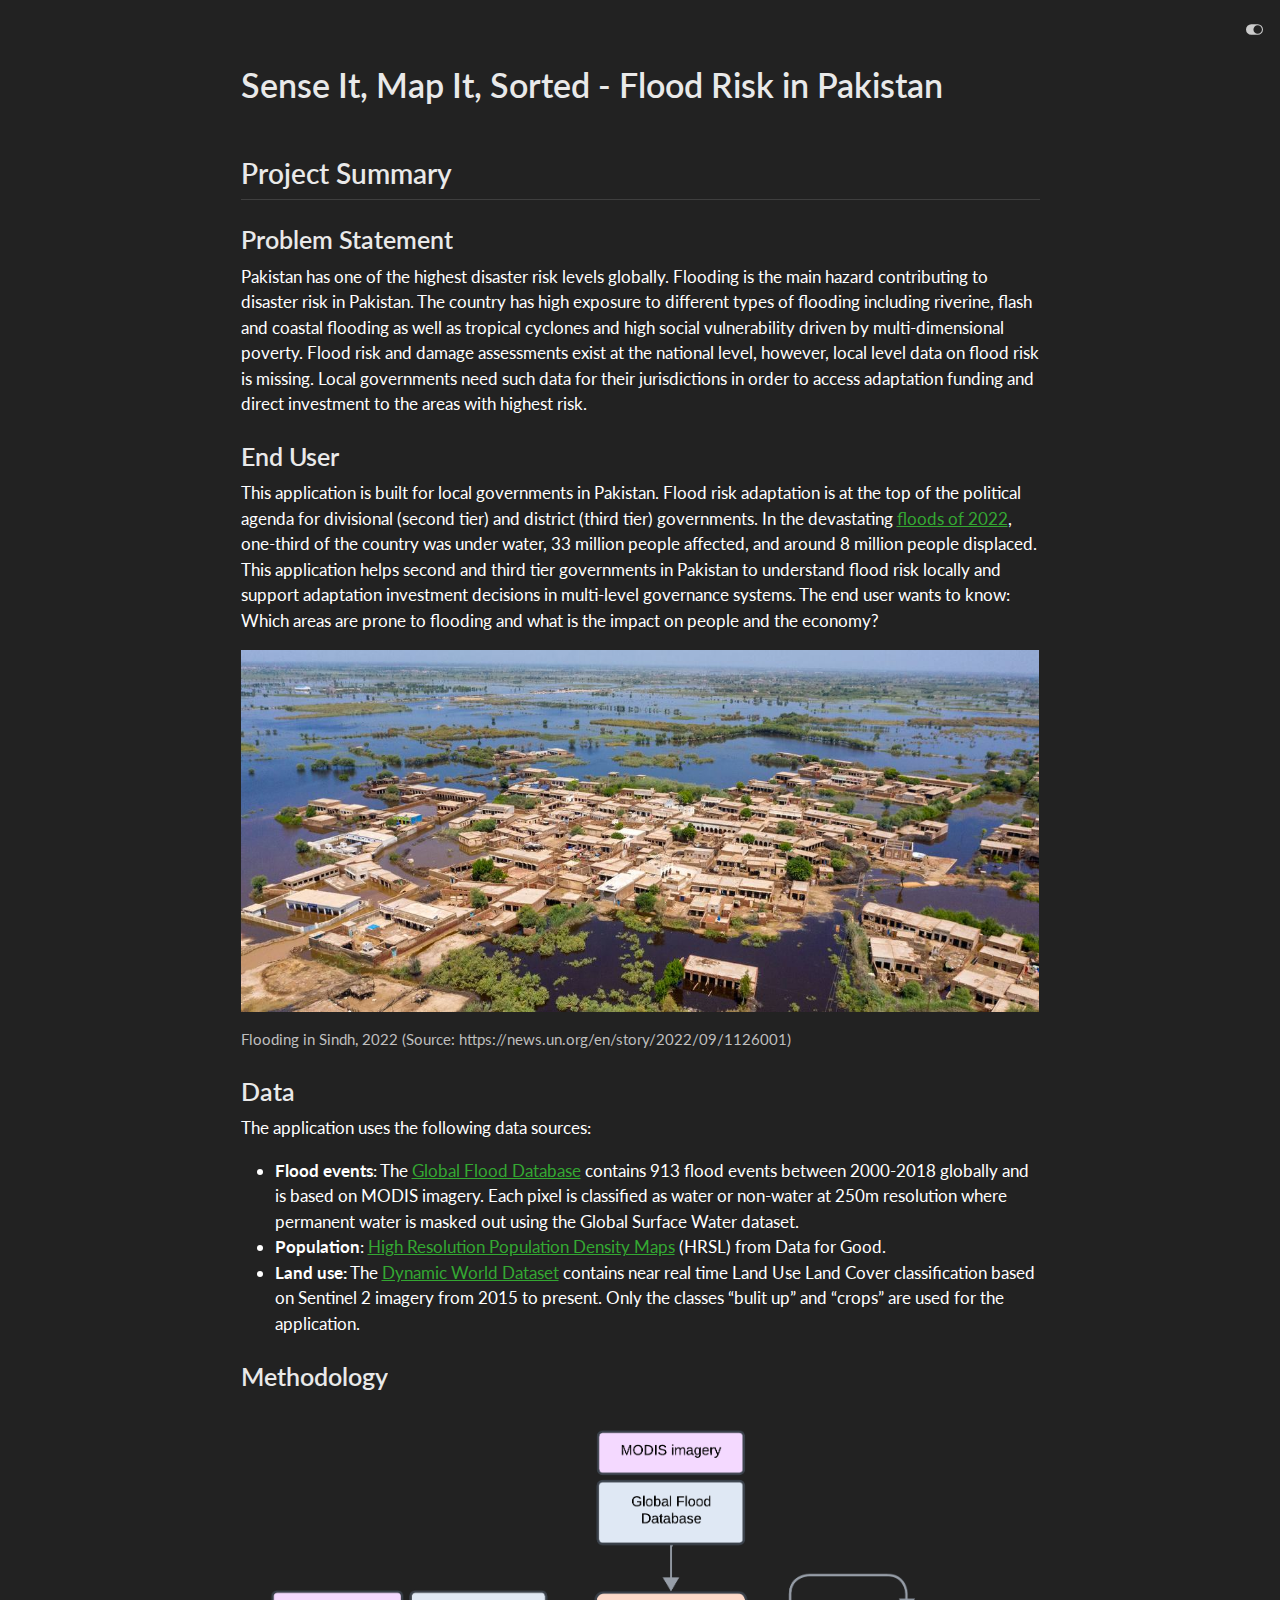
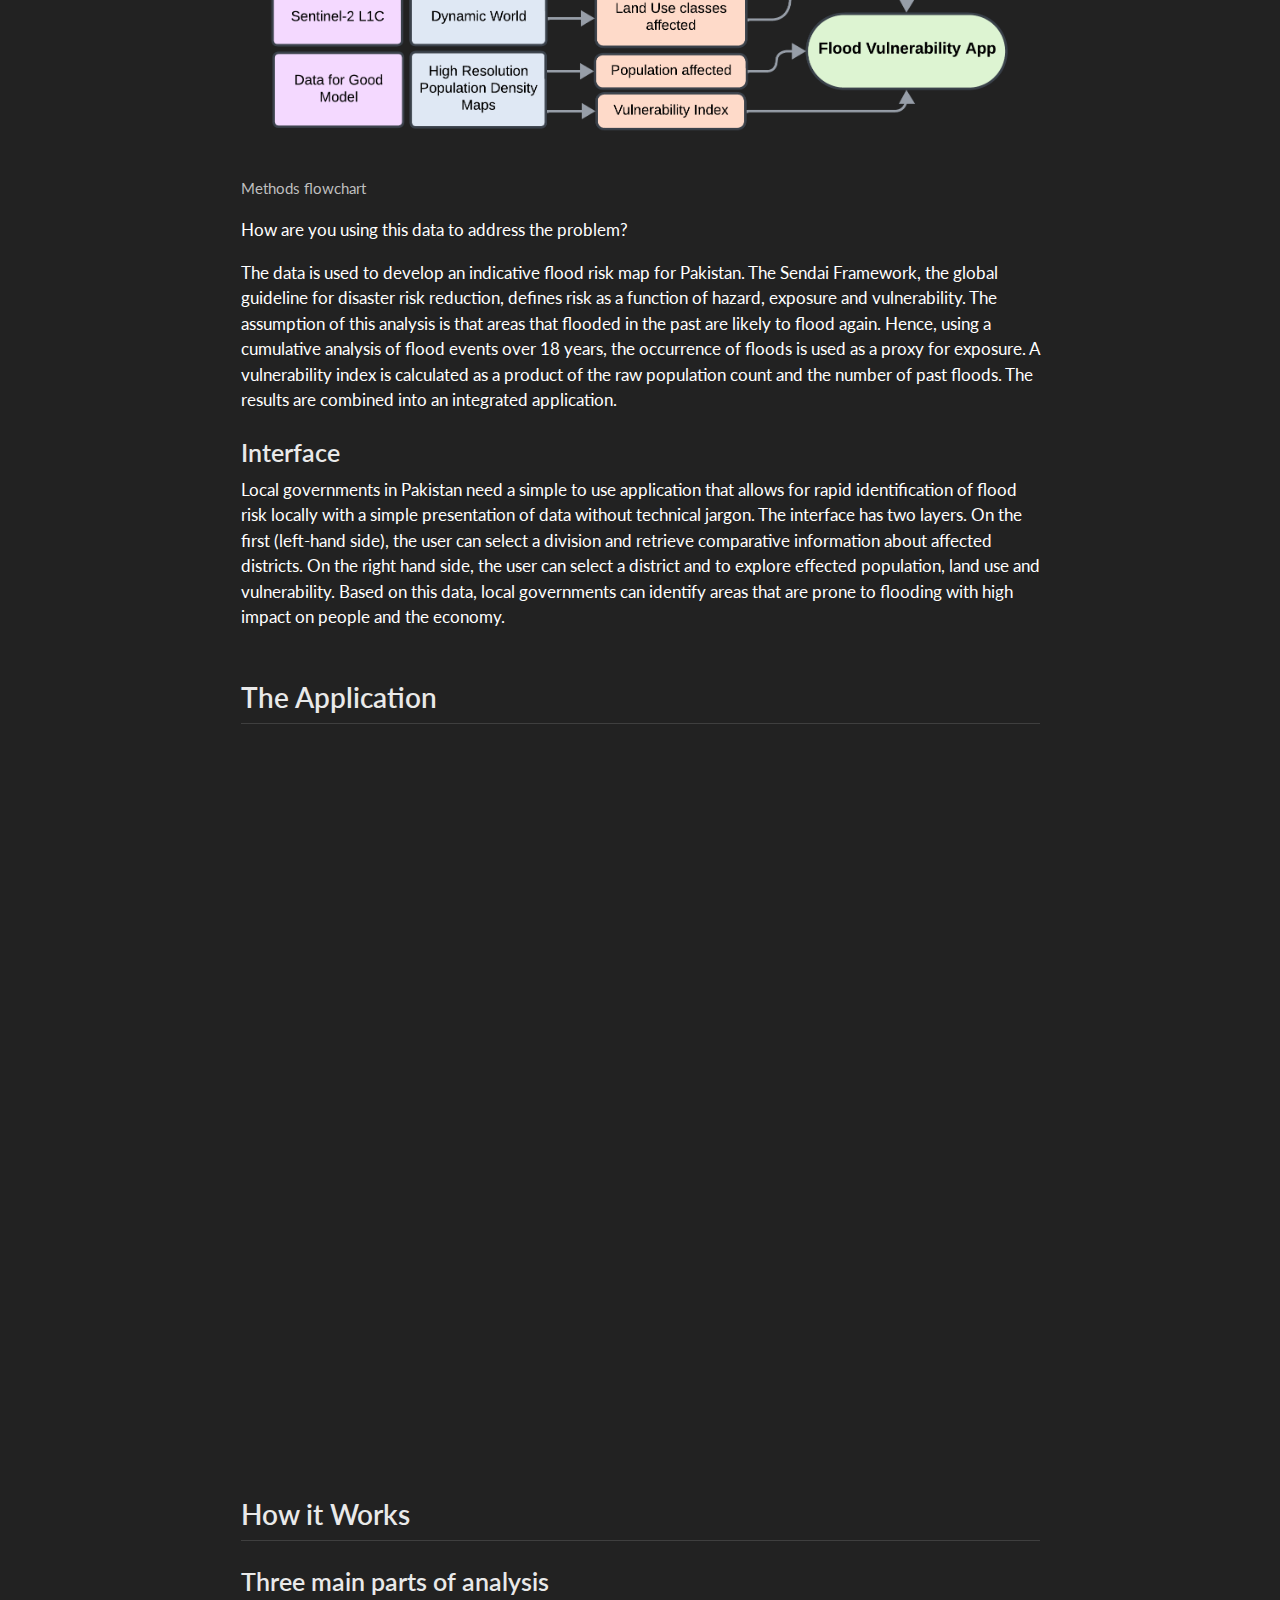
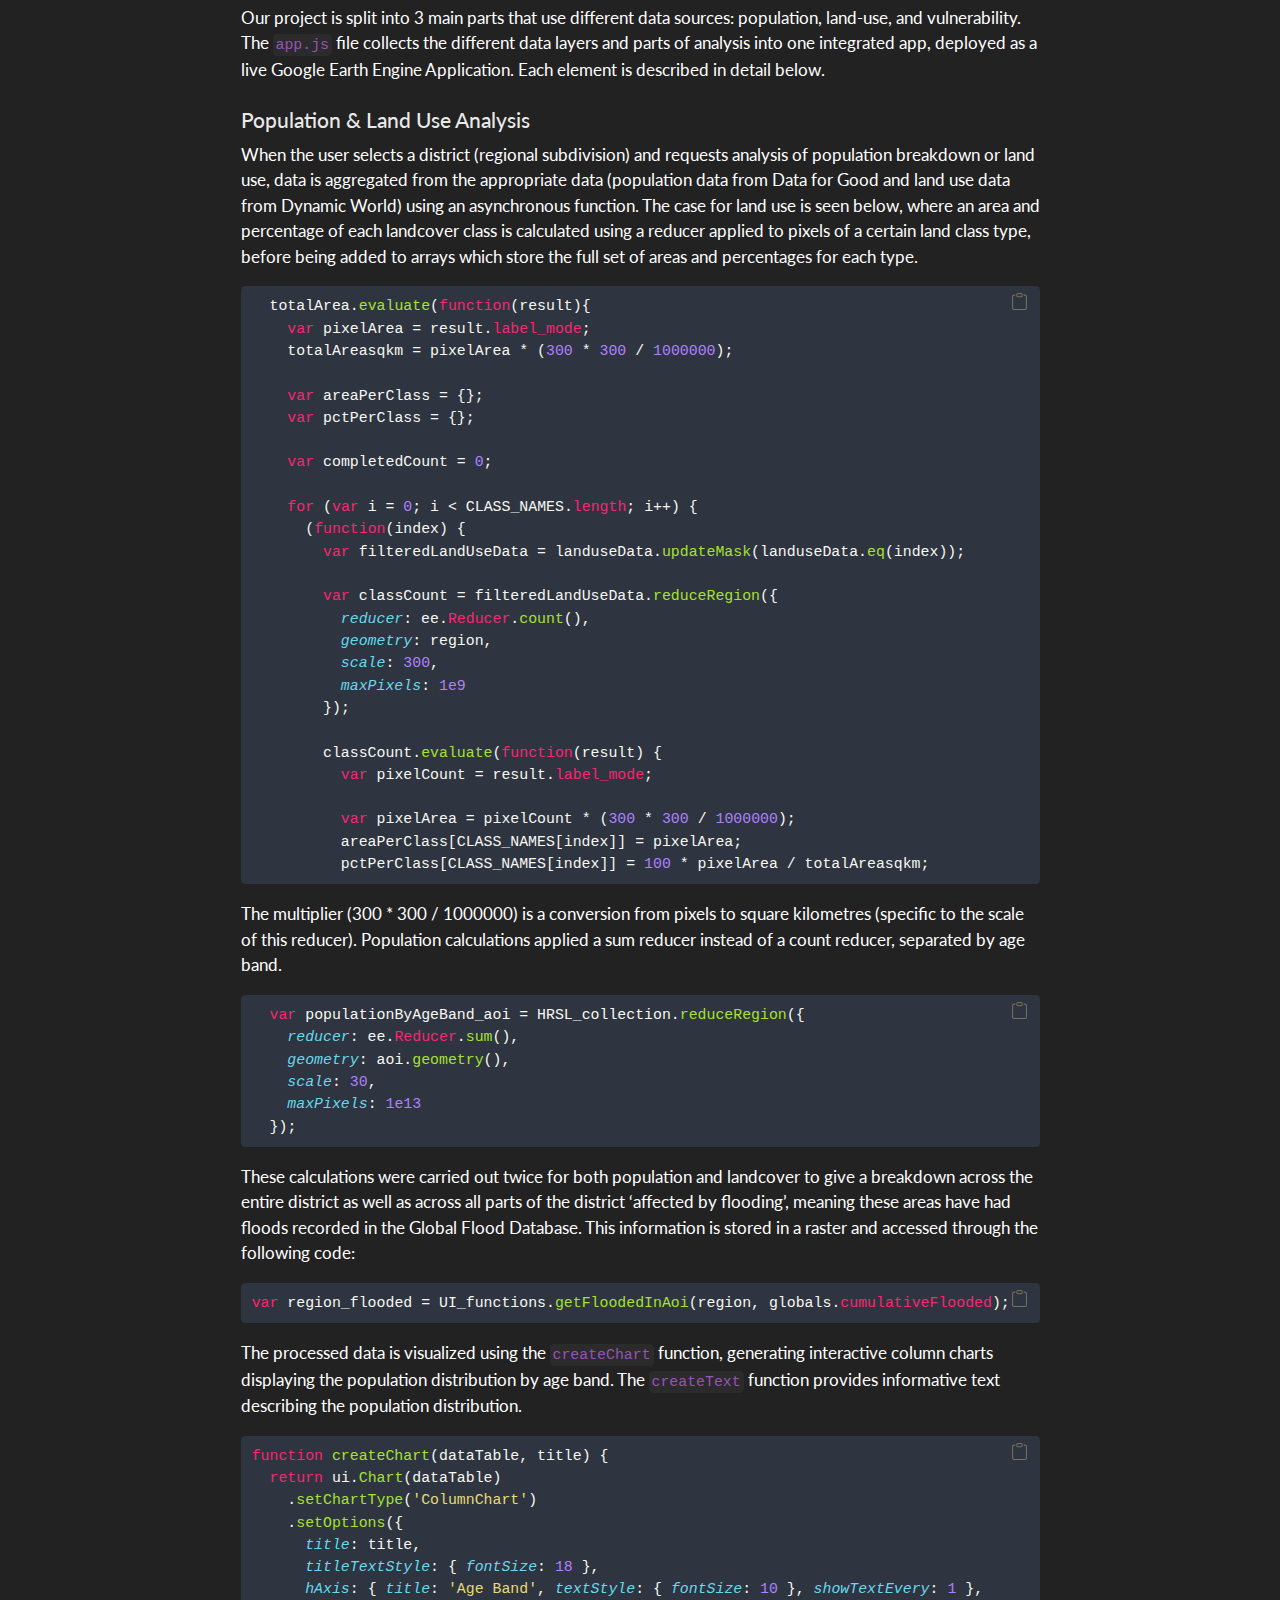
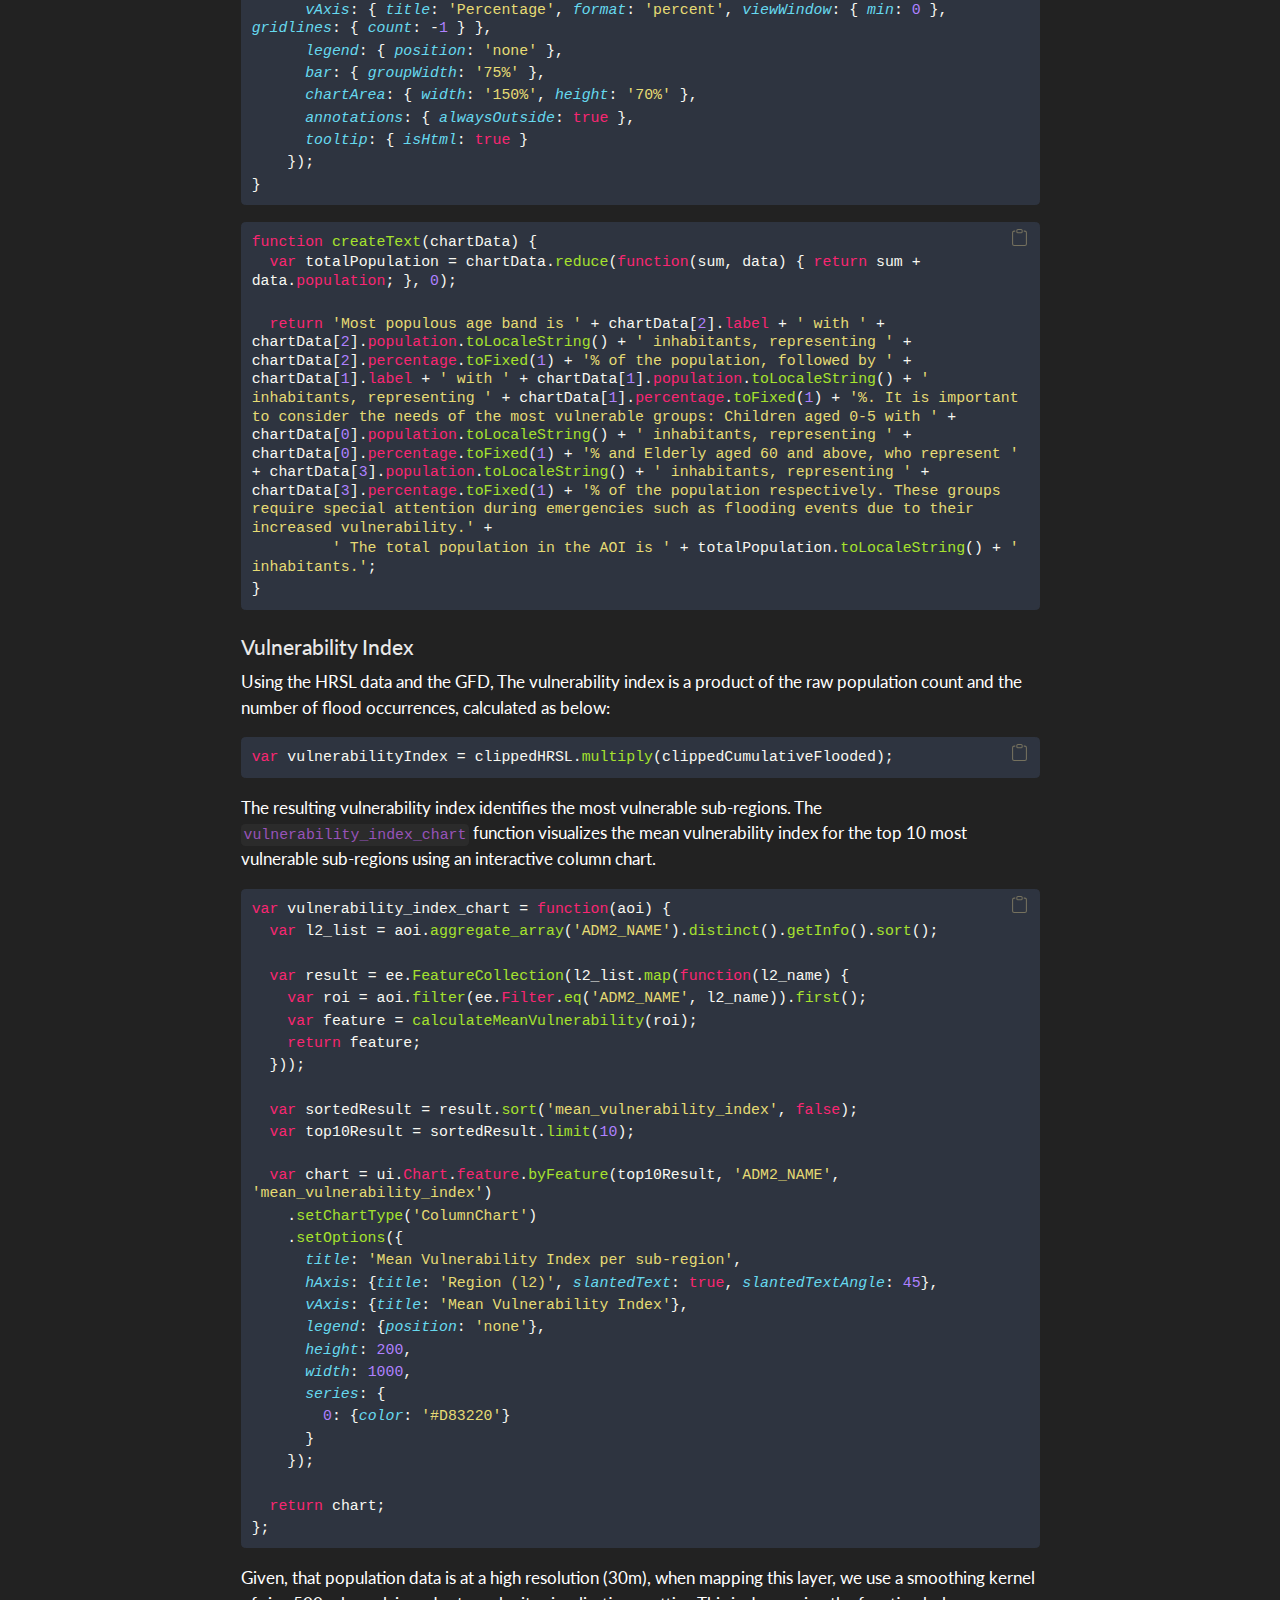
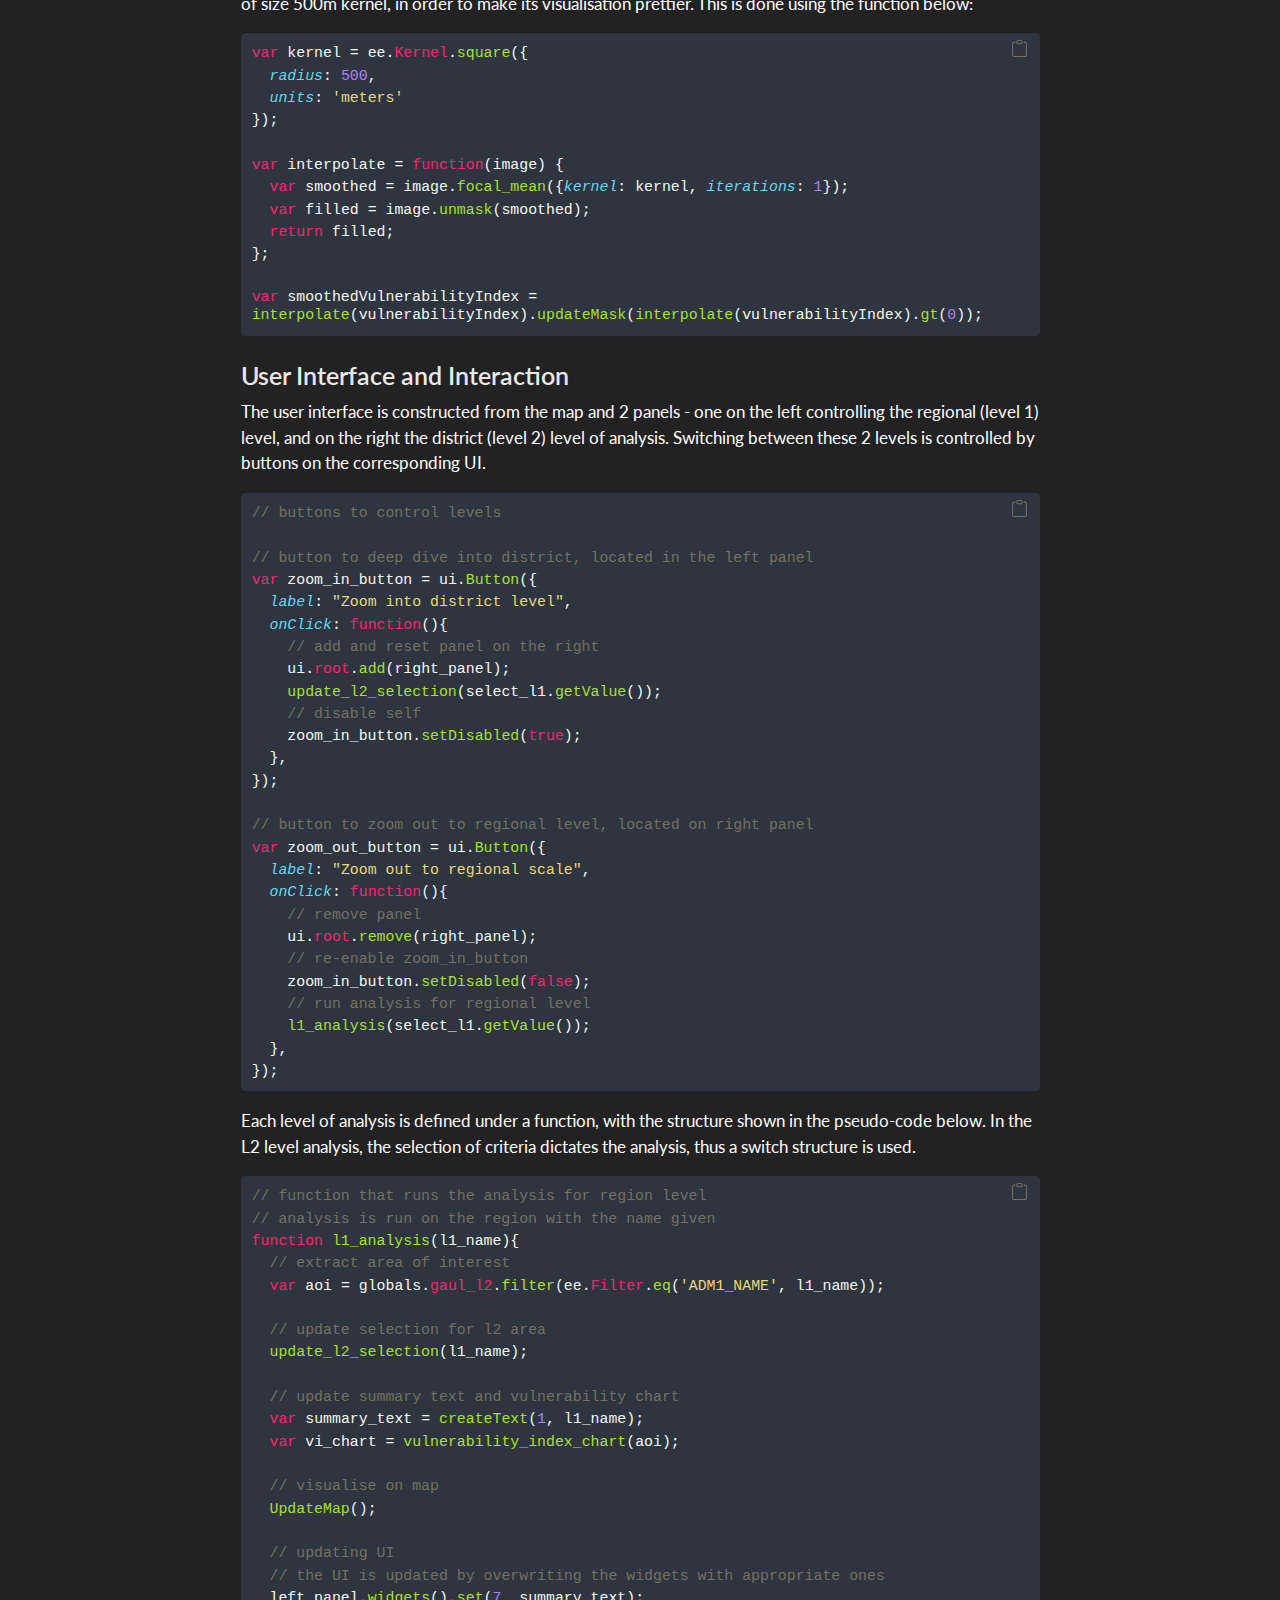
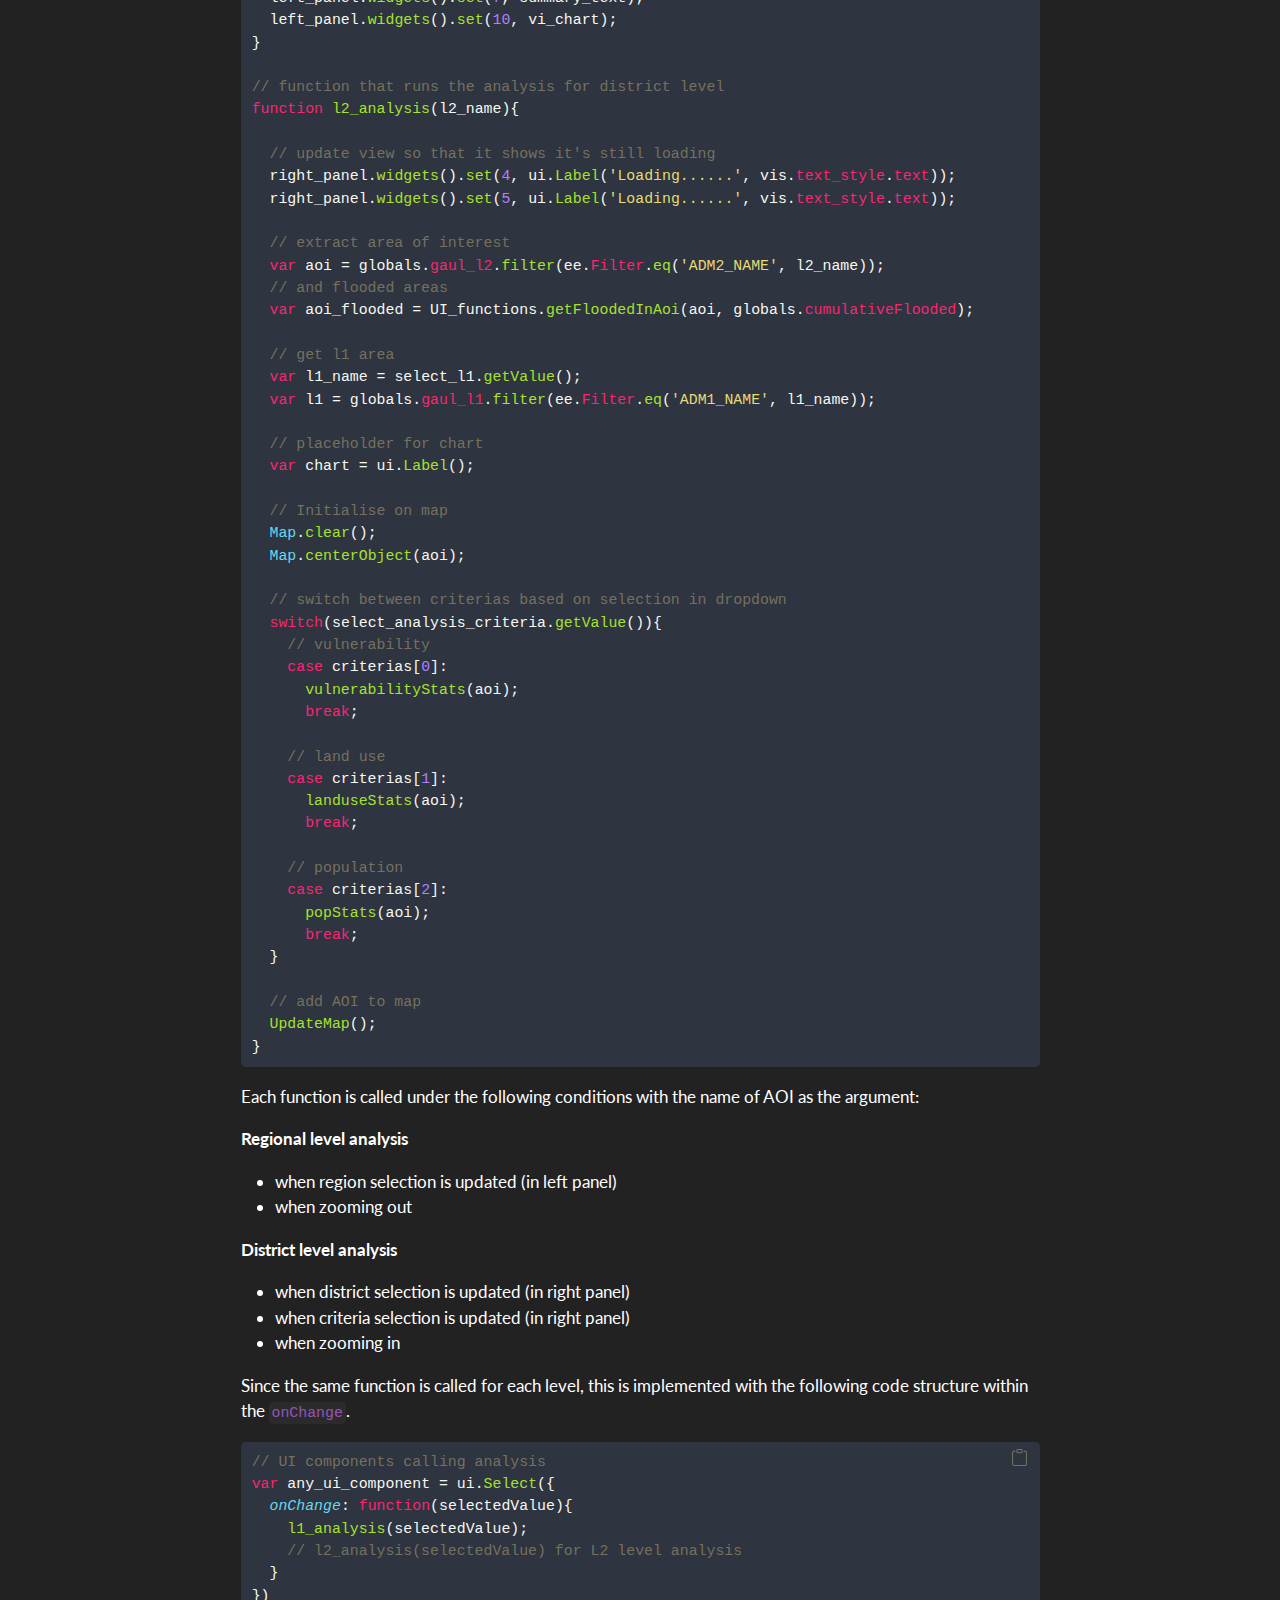
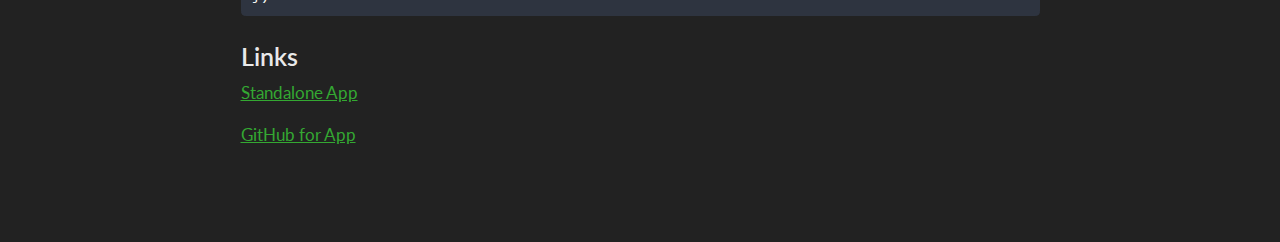
<file: docs/index.html>
<!DOCTYPE html>
<html xmlns="http://www.w3.org/1999/xhtml" lang="en" xml:lang="en"><head>

<meta charset="utf-8">
<meta name="generator" content="quarto-1.3.450">

<meta name="viewport" content="width=device-width, initial-scale=1.0, user-scalable=yes">


<title>index</title>
<style>
code{white-space: pre-wrap;}
span.smallcaps{font-variant: small-caps;}
div.columns{display: flex; gap: min(4vw, 1.5em);}
div.column{flex: auto; overflow-x: auto;}
div.hanging-indent{margin-left: 1.5em; text-indent: -1.5em;}
ul.task-list{list-style: none;}
ul.task-list li input[type="checkbox"] {
  width: 0.8em;
  margin: 0 0.8em 0.2em -1em; /* quarto-specific, see https://github.com/quarto-dev/quarto-cli/issues/4556 */ 
  vertical-align: middle;
}
/* CSS for syntax highlighting */
pre > code.sourceCode { white-space: pre; position: relative; }
pre > code.sourceCode > span { display: inline-block; line-height: 1.25; }
pre > code.sourceCode > span:empty { height: 1.2em; }
.sourceCode { overflow: visible; }
code.sourceCode > span { color: inherit; text-decoration: inherit; }
div.sourceCode { margin: 1em 0; }
pre.sourceCode { margin: 0; }
@media screen {
div.sourceCode { overflow: auto; }
}
@media print {
pre > code.sourceCode { white-space: pre-wrap; }
pre > code.sourceCode > span { text-indent: -5em; padding-left: 5em; }
}
pre.numberSource code
  { counter-reset: source-line 0; }
pre.numberSource code > span
  { position: relative; left: -4em; counter-increment: source-line; }
pre.numberSource code > span > a:first-child::before
  { content: counter(source-line);
    position: relative; left: -1em; text-align: right; vertical-align: baseline;
    border: none; display: inline-block;
    -webkit-touch-callout: none; -webkit-user-select: none;
    -khtml-user-select: none; -moz-user-select: none;
    -ms-user-select: none; user-select: none;
    padding: 0 4px; width: 4em;
  }
pre.numberSource { margin-left: 3em;  padding-left: 4px; }
div.sourceCode
  {   }
@media screen {
pre > code.sourceCode > span > a:first-child::before { text-decoration: underline; }
}
</style>


<script src="site_libs/quarto-nav/quarto-nav.js"></script>
<script src="site_libs/clipboard/clipboard.min.js"></script>
<script src="site_libs/quarto-search/autocomplete.umd.js"></script>
<script src="site_libs/quarto-search/fuse.min.js"></script>
<script src="site_libs/quarto-search/quarto-search.js"></script>
<meta name="quarto:offset" content="./">
<script src="site_libs/quarto-html/quarto.js"></script>
<script src="site_libs/quarto-html/popper.min.js"></script>
<script src="site_libs/quarto-html/tippy.umd.min.js"></script>
<script src="site_libs/quarto-html/anchor.min.js"></script>
<link href="site_libs/quarto-html/tippy.css" rel="stylesheet">
<link href="site_libs/quarto-html/quarto-syntax-highlighting.css" rel="stylesheet" class="quarto-color-scheme" id="quarto-text-highlighting-styles">
<link href="site_libs/quarto-html/quarto-syntax-highlighting-dark.css" rel="stylesheet" class="quarto-color-scheme quarto-color-alternate" id="quarto-text-highlighting-styles">
<script src="site_libs/bootstrap/bootstrap.min.js"></script>
<link href="site_libs/bootstrap/bootstrap-icons.css" rel="stylesheet">
<link href="site_libs/bootstrap/bootstrap.min.css" rel="stylesheet" class="quarto-color-scheme" id="quarto-bootstrap" data-mode="light">
<link href="site_libs/bootstrap/bootstrap-dark.min.css" rel="stylesheet" class="quarto-color-scheme quarto-color-alternate" id="quarto-bootstrap" data-mode="dark">
<script id="quarto-search-options" type="application/json">{
  "location": "sidebar",
  "copy-button": false,
  "collapse-after": 3,
  "panel-placement": "start",
  "type": "textbox",
  "limit": 20,
  "language": {
    "search-no-results-text": "No results",
    "search-matching-documents-text": "matching documents",
    "search-copy-link-title": "Copy link to search",
    "search-hide-matches-text": "Hide additional matches",
    "search-more-match-text": "more match in this document",
    "search-more-matches-text": "more matches in this document",
    "search-clear-button-title": "Clear",
    "search-detached-cancel-button-title": "Cancel",
    "search-submit-button-title": "Submit",
    "search-label": "Search"
  }
}</script>


</head>

<body class="fullcontent">

<div id="quarto-search-results"></div>
<!-- content -->
<div id="quarto-content" class="quarto-container page-columns page-rows-contents page-layout-article">
<!-- sidebar -->
<!-- margin-sidebar -->
    
<!-- main -->
<main class="content page-columns page-full" id="quarto-document-content">



<section id="sense-it-map-it-sorted---flood-risk-in-pakistan" class="level1 page-columns page-full">
<h1>Sense It, Map It, Sorted - Flood Risk in Pakistan</h1>
<section id="project-summary" class="level2">
<h2 class="anchored" data-anchor-id="project-summary">Project Summary</h2>
<section id="problem-statement" class="level3">
<h3 class="anchored" data-anchor-id="problem-statement">Problem Statement</h3>
<p>Pakistan has one of the highest disaster risk levels globally. Flooding is the main hazard contributing to disaster risk in Pakistan. The country has high exposure to different types of flooding including riverine, flash and coastal flooding as well as tropical cyclones and high social vulnerability driven by multi-dimensional poverty. Flood risk and damage assessments exist at the national level, however, local level data on flood risk is missing. Local governments need such data for their jurisdictions in order to access adaptation funding and direct investment to the areas with highest risk.</p>
</section>
<section id="end-user" class="level3">
<h3 class="anchored" data-anchor-id="end-user">End User</h3>
<p>This application is built for local governments in Pakistan. Flood risk adaptation is at the top of the political agenda for divisional (second tier) and district (third tier) governments. In the devastating <a href="https://www.worldbank.org/en/news/press-release/2022/10/28/pakistan-flood-damages-and-economic-losses-over-usd-30-billion-and-reconstruction-needs-over-usd-16-billion-new-assessme">floods of 2022</a>, one-third of the country was under water, 33 million people affected, and around 8 million people displaced. This application helps second and third tier governments in Pakistan to understand flood risk locally and support adaptation investment decisions in multi-level governance systems. The end user wants to know: Which areas are prone to flooding and what is the impact on people and the economy?</p>
<div class="quarto-figure quarto-figure-center">
<figure class="figure">
<p><img src="images/floodsindh.jpg" class="img-fluid figure-img"></p>
<figcaption class="figure-caption">Flooding in Sindh, 2022 (Source: https://news.un.org/en/story/2022/09/1126001)</figcaption>
</figure>
</div>
</section>
<section id="data" class="level3">
<h3 class="anchored" data-anchor-id="data">Data</h3>
<p>The application uses the following data sources:</p>
<ul>
<li><strong>Flood events</strong>: The <a href="https://developers.google.com/earth-engine/datasets/catalog/GLOBAL_FLOOD_DB_MODIS_EVENTS_V1">Global Flood Database</a> contains 913 flood events between 2000-2018 globally and is based on MODIS imagery. Each pixel is classified as water or non-water at 250m resolution where permanent water is masked out using the Global Surface Water dataset.</li>
<li><strong>Population</strong>: <a href="https://dataforgood.facebook.com/dfg/tools/high-resolution-population-density-maps">High Resolution Population Density Maps</a> (HRSL) from Data for Good.</li>
<li><strong>Land use:</strong> The <a href="https://developers.google.com/earth-engine/datasets/catalog/GOOGLE_DYNAMICWORLD_V1">Dynamic World Dataset</a> contains near real time Land Use Land Cover classification based on Sentinel 2 imagery from 2015 to present. Only the classes “bulit up” and “crops” are used for the application.</li>
</ul>
</section>
<section id="methodology" class="level3">
<h3 class="anchored" data-anchor-id="methodology">Methodology</h3>
<div class="quarto-figure quarto-figure-center">
<figure class="figure">
<p><img src="images/flowchart.png" class="img-fluid figure-img"></p>
<figcaption class="figure-caption">Methods flowchart</figcaption>
</figure>
</div>
<p>How are you using this data to address the problem?</p>
<p>The data is used to develop an indicative flood risk map for Pakistan. The Sendai Framework, the global guideline for disaster risk reduction, defines risk as a function of hazard, exposure and vulnerability. The assumption of this analysis is that areas that flooded in the past are likely to flood again. Hence, using a cumulative analysis of flood events over 18 years, the occurrence of floods is used as a proxy for exposure. A vulnerability index is calculated as a product of the raw population count and the number of past floods. The results are combined into an integrated application.</p>
</section>
<section id="interface" class="level3">
<h3 class="anchored" data-anchor-id="interface">Interface</h3>
<p>Local governments in Pakistan need a simple to use application that allows for rapid identification of flood risk locally with a simple presentation of data without technical jargon. The interface has two layers. On the first (left-hand side), the user can select a division and retrieve comparative information about affected districts. On the right hand side, the user can select a district and to explore effected population, land use and vulnerability. Based on this data, local governments can identify areas that are prone to flooding with high impact on people and the economy.</p>
</section>
</section>
<section id="the-application" class="level2 page-columns page-full">
<h2 class="anchored" data-anchor-id="the-application">The Application</h2>
<div class="column-screen">
<iframe src="https://ee-yankomagn.projects.earthengine.app/view/floods-pakistan" width="100%" height="700px">
</iframe>
</div>
</section>
<section id="how-it-works" class="level2">
<h2 class="anchored" data-anchor-id="how-it-works">How it Works</h2>
<section id="three-main-parts-of-analysis" class="level3">
<h3 class="anchored" data-anchor-id="three-main-parts-of-analysis">Three main parts of analysis</h3>
<p>Our project is split into 3 main parts that use different data sources: population, land-use, and vulnerability. The <code>app.js</code> file collects the different data layers and parts of analysis into one integrated app, deployed as a live Google Earth Engine Application. Each element is described in detail below.</p>
<section id="population-land-use-analysis" class="level4">
<h4 class="anchored" data-anchor-id="population-land-use-analysis">Population &amp; Land Use Analysis</h4>
<p>When the user selects a district (regional subdivision) and requests analysis of population breakdown or land use, data is aggregated from the appropriate data (population data from Data for Good and land use data from Dynamic World) using an asynchronous function. The case for land use is seen below, where an area and percentage of each landcover class is calculated using a reducer applied to pixels of a certain land class type, before being added to arrays which store the full set of areas and percentages for each type.</p>
<div class="sourceCode" id="cb1"><pre class="sourceCode js code-with-copy"><code class="sourceCode javascript"><span id="cb1-1"><a href="#cb1-1" aria-hidden="true" tabindex="-1"></a>  totalArea<span class="op">.</span><span class="fu">evaluate</span>(<span class="kw">function</span>(result){</span>
<span id="cb1-2"><a href="#cb1-2" aria-hidden="true" tabindex="-1"></a>    <span class="kw">var</span> pixelArea <span class="op">=</span> result<span class="op">.</span><span class="at">label_mode</span><span class="op">;</span></span>
<span id="cb1-3"><a href="#cb1-3" aria-hidden="true" tabindex="-1"></a>    totalAreasqkm <span class="op">=</span> pixelArea <span class="op">*</span> (<span class="dv">300</span> <span class="op">*</span> <span class="dv">300</span> <span class="op">/</span> <span class="dv">1000000</span>)<span class="op">;</span></span>
<span id="cb1-4"><a href="#cb1-4" aria-hidden="true" tabindex="-1"></a>      </span>
<span id="cb1-5"><a href="#cb1-5" aria-hidden="true" tabindex="-1"></a>    <span class="kw">var</span> areaPerClass <span class="op">=</span> {}<span class="op">;</span></span>
<span id="cb1-6"><a href="#cb1-6" aria-hidden="true" tabindex="-1"></a>    <span class="kw">var</span> pctPerClass <span class="op">=</span> {}<span class="op">;</span></span>
<span id="cb1-7"><a href="#cb1-7" aria-hidden="true" tabindex="-1"></a>    </span>
<span id="cb1-8"><a href="#cb1-8" aria-hidden="true" tabindex="-1"></a>    <span class="kw">var</span> completedCount <span class="op">=</span> <span class="dv">0</span><span class="op">;</span></span>
<span id="cb1-9"><a href="#cb1-9" aria-hidden="true" tabindex="-1"></a>    </span>
<span id="cb1-10"><a href="#cb1-10" aria-hidden="true" tabindex="-1"></a>    <span class="cf">for</span> (<span class="kw">var</span> i <span class="op">=</span> <span class="dv">0</span><span class="op">;</span> i <span class="op">&lt;</span> CLASS_NAMES<span class="op">.</span><span class="at">length</span><span class="op">;</span> i<span class="op">++</span>) {</span>
<span id="cb1-11"><a href="#cb1-11" aria-hidden="true" tabindex="-1"></a>      (<span class="kw">function</span>(index) {</span>
<span id="cb1-12"><a href="#cb1-12" aria-hidden="true" tabindex="-1"></a>        <span class="kw">var</span> filteredLandUseData <span class="op">=</span> landuseData<span class="op">.</span><span class="fu">updateMask</span>(landuseData<span class="op">.</span><span class="fu">eq</span>(index))<span class="op">;</span></span>
<span id="cb1-13"><a href="#cb1-13" aria-hidden="true" tabindex="-1"></a>  </span>
<span id="cb1-14"><a href="#cb1-14" aria-hidden="true" tabindex="-1"></a>        <span class="kw">var</span> classCount <span class="op">=</span> filteredLandUseData<span class="op">.</span><span class="fu">reduceRegion</span>({</span>
<span id="cb1-15"><a href="#cb1-15" aria-hidden="true" tabindex="-1"></a>          <span class="dt">reducer</span><span class="op">:</span> ee<span class="op">.</span><span class="at">Reducer</span><span class="op">.</span><span class="fu">count</span>()<span class="op">,</span></span>
<span id="cb1-16"><a href="#cb1-16" aria-hidden="true" tabindex="-1"></a>          <span class="dt">geometry</span><span class="op">:</span> region<span class="op">,</span></span>
<span id="cb1-17"><a href="#cb1-17" aria-hidden="true" tabindex="-1"></a>          <span class="dt">scale</span><span class="op">:</span> <span class="dv">300</span><span class="op">,</span></span>
<span id="cb1-18"><a href="#cb1-18" aria-hidden="true" tabindex="-1"></a>          <span class="dt">maxPixels</span><span class="op">:</span> <span class="fl">1e9</span></span>
<span id="cb1-19"><a href="#cb1-19" aria-hidden="true" tabindex="-1"></a>        })<span class="op">;</span></span>
<span id="cb1-20"><a href="#cb1-20" aria-hidden="true" tabindex="-1"></a>  </span>
<span id="cb1-21"><a href="#cb1-21" aria-hidden="true" tabindex="-1"></a>        classCount<span class="op">.</span><span class="fu">evaluate</span>(<span class="kw">function</span>(result) {</span>
<span id="cb1-22"><a href="#cb1-22" aria-hidden="true" tabindex="-1"></a>          <span class="kw">var</span> pixelCount <span class="op">=</span> result<span class="op">.</span><span class="at">label_mode</span><span class="op">;</span></span>
<span id="cb1-23"><a href="#cb1-23" aria-hidden="true" tabindex="-1"></a>  </span>
<span id="cb1-24"><a href="#cb1-24" aria-hidden="true" tabindex="-1"></a>          <span class="kw">var</span> pixelArea <span class="op">=</span> pixelCount <span class="op">*</span> (<span class="dv">300</span> <span class="op">*</span> <span class="dv">300</span> <span class="op">/</span> <span class="dv">1000000</span>)<span class="op">;</span></span>
<span id="cb1-25"><a href="#cb1-25" aria-hidden="true" tabindex="-1"></a>          areaPerClass[CLASS_NAMES[index]] <span class="op">=</span> pixelArea<span class="op">;</span></span>
<span id="cb1-26"><a href="#cb1-26" aria-hidden="true" tabindex="-1"></a>          pctPerClass[CLASS_NAMES[index]] <span class="op">=</span> <span class="dv">100</span> <span class="op">*</span> pixelArea <span class="op">/</span> totalAreasqkm<span class="op">;</span></span></code><button title="Copy to Clipboard" class="code-copy-button"><i class="bi"></i></button></pre></div>
<p>The multiplier (300 * 300 / 1000000) is a conversion from pixels to square kilometres (specific to the scale of this reducer). Population calculations applied a sum reducer instead of a count reducer, separated by age band.</p>
<div class="sourceCode" id="cb2"><pre class="sourceCode js code-with-copy"><code class="sourceCode javascript"><span id="cb2-1"><a href="#cb2-1" aria-hidden="true" tabindex="-1"></a>  <span class="kw">var</span> populationByAgeBand_aoi <span class="op">=</span> HRSL_collection<span class="op">.</span><span class="fu">reduceRegion</span>({</span>
<span id="cb2-2"><a href="#cb2-2" aria-hidden="true" tabindex="-1"></a>    <span class="dt">reducer</span><span class="op">:</span> ee<span class="op">.</span><span class="at">Reducer</span><span class="op">.</span><span class="fu">sum</span>()<span class="op">,</span></span>
<span id="cb2-3"><a href="#cb2-3" aria-hidden="true" tabindex="-1"></a>    <span class="dt">geometry</span><span class="op">:</span> aoi<span class="op">.</span><span class="fu">geometry</span>()<span class="op">,</span></span>
<span id="cb2-4"><a href="#cb2-4" aria-hidden="true" tabindex="-1"></a>    <span class="dt">scale</span><span class="op">:</span> <span class="dv">30</span><span class="op">,</span></span>
<span id="cb2-5"><a href="#cb2-5" aria-hidden="true" tabindex="-1"></a>    <span class="dt">maxPixels</span><span class="op">:</span> <span class="fl">1e13</span></span>
<span id="cb2-6"><a href="#cb2-6" aria-hidden="true" tabindex="-1"></a>  })<span class="op">;</span></span></code><button title="Copy to Clipboard" class="code-copy-button"><i class="bi"></i></button></pre></div>
<p>These calculations were carried out twice for both population and landcover to give a breakdown across the entire district as well as across all parts of the district ‘affected by flooding’, meaning these areas have had floods recorded in the Global Flood Database. This information is stored in a raster and accessed through the following code:</p>
<div class="sourceCode" id="cb3"><pre class="sourceCode js code-with-copy"><code class="sourceCode javascript"><span id="cb3-1"><a href="#cb3-1" aria-hidden="true" tabindex="-1"></a><span class="kw">var</span> region_flooded <span class="op">=</span> UI_functions<span class="op">.</span><span class="fu">getFloodedInAoi</span>(region<span class="op">,</span> globals<span class="op">.</span><span class="at">cumulativeFlooded</span>)<span class="op">;</span></span></code><button title="Copy to Clipboard" class="code-copy-button"><i class="bi"></i></button></pre></div>
<p>The processed data is visualized using the <code>createChart</code> function, generating interactive column charts displaying the population distribution by age band. The <code>createText</code> function provides informative text describing the population distribution.</p>
<div class="sourceCode" id="cb4"><pre class="sourceCode js code-with-copy"><code class="sourceCode javascript"><span id="cb4-1"><a href="#cb4-1" aria-hidden="true" tabindex="-1"></a><span class="kw">function</span> <span class="fu">createChart</span>(dataTable<span class="op">,</span> title) {</span>
<span id="cb4-2"><a href="#cb4-2" aria-hidden="true" tabindex="-1"></a>  <span class="cf">return</span> ui<span class="op">.</span><span class="fu">Chart</span>(dataTable)</span>
<span id="cb4-3"><a href="#cb4-3" aria-hidden="true" tabindex="-1"></a>    <span class="op">.</span><span class="fu">setChartType</span>(<span class="st">'ColumnChart'</span>)</span>
<span id="cb4-4"><a href="#cb4-4" aria-hidden="true" tabindex="-1"></a>    <span class="op">.</span><span class="fu">setOptions</span>({</span>
<span id="cb4-5"><a href="#cb4-5" aria-hidden="true" tabindex="-1"></a>      <span class="dt">title</span><span class="op">:</span> title<span class="op">,</span></span>
<span id="cb4-6"><a href="#cb4-6" aria-hidden="true" tabindex="-1"></a>      <span class="dt">titleTextStyle</span><span class="op">:</span> { <span class="dt">fontSize</span><span class="op">:</span> <span class="dv">18</span> }<span class="op">,</span></span>
<span id="cb4-7"><a href="#cb4-7" aria-hidden="true" tabindex="-1"></a>      <span class="dt">hAxis</span><span class="op">:</span> { <span class="dt">title</span><span class="op">:</span> <span class="st">'Age Band'</span><span class="op">,</span> <span class="dt">textStyle</span><span class="op">:</span> { <span class="dt">fontSize</span><span class="op">:</span> <span class="dv">10</span> }<span class="op">,</span> <span class="dt">showTextEvery</span><span class="op">:</span> <span class="dv">1</span> }<span class="op">,</span></span>
<span id="cb4-8"><a href="#cb4-8" aria-hidden="true" tabindex="-1"></a>      <span class="dt">vAxis</span><span class="op">:</span> { <span class="dt">title</span><span class="op">:</span> <span class="st">'Percentage'</span><span class="op">,</span> <span class="dt">format</span><span class="op">:</span> <span class="st">'percent'</span><span class="op">,</span> <span class="dt">viewWindow</span><span class="op">:</span> { <span class="dt">min</span><span class="op">:</span> <span class="dv">0</span> }<span class="op">,</span> <span class="dt">gridlines</span><span class="op">:</span> { <span class="dt">count</span><span class="op">:</span> <span class="op">-</span><span class="dv">1</span> } }<span class="op">,</span></span>
<span id="cb4-9"><a href="#cb4-9" aria-hidden="true" tabindex="-1"></a>      <span class="dt">legend</span><span class="op">:</span> { <span class="dt">position</span><span class="op">:</span> <span class="st">'none'</span> }<span class="op">,</span></span>
<span id="cb4-10"><a href="#cb4-10" aria-hidden="true" tabindex="-1"></a>      <span class="dt">bar</span><span class="op">:</span> { <span class="dt">groupWidth</span><span class="op">:</span> <span class="st">'75%'</span> }<span class="op">,</span></span>
<span id="cb4-11"><a href="#cb4-11" aria-hidden="true" tabindex="-1"></a>      <span class="dt">chartArea</span><span class="op">:</span> { <span class="dt">width</span><span class="op">:</span> <span class="st">'150%'</span><span class="op">,</span> <span class="dt">height</span><span class="op">:</span> <span class="st">'70%'</span> }<span class="op">,</span></span>
<span id="cb4-12"><a href="#cb4-12" aria-hidden="true" tabindex="-1"></a>      <span class="dt">annotations</span><span class="op">:</span> { <span class="dt">alwaysOutside</span><span class="op">:</span> <span class="kw">true</span> }<span class="op">,</span></span>
<span id="cb4-13"><a href="#cb4-13" aria-hidden="true" tabindex="-1"></a>      <span class="dt">tooltip</span><span class="op">:</span> { <span class="dt">isHtml</span><span class="op">:</span> <span class="kw">true</span> }</span>
<span id="cb4-14"><a href="#cb4-14" aria-hidden="true" tabindex="-1"></a>    })<span class="op">;</span></span>
<span id="cb4-15"><a href="#cb4-15" aria-hidden="true" tabindex="-1"></a>}</span></code><button title="Copy to Clipboard" class="code-copy-button"><i class="bi"></i></button></pre></div>
<div class="sourceCode" id="cb5"><pre class="sourceCode js code-with-copy"><code class="sourceCode javascript"><span id="cb5-1"><a href="#cb5-1" aria-hidden="true" tabindex="-1"></a><span class="kw">function</span> <span class="fu">createText</span>(chartData) {</span>
<span id="cb5-2"><a href="#cb5-2" aria-hidden="true" tabindex="-1"></a>  <span class="kw">var</span> totalPopulation <span class="op">=</span> chartData<span class="op">.</span><span class="fu">reduce</span>(<span class="kw">function</span>(sum<span class="op">,</span> data) { <span class="cf">return</span> sum <span class="op">+</span> data<span class="op">.</span><span class="at">population</span><span class="op">;</span> }<span class="op">,</span> <span class="dv">0</span>)<span class="op">;</span></span>
<span id="cb5-3"><a href="#cb5-3" aria-hidden="true" tabindex="-1"></a></span>
<span id="cb5-4"><a href="#cb5-4" aria-hidden="true" tabindex="-1"></a>  <span class="cf">return</span> <span class="st">'Most populous age band is '</span> <span class="op">+</span> chartData[<span class="dv">2</span>]<span class="op">.</span><span class="at">label</span> <span class="op">+</span> <span class="st">' with '</span> <span class="op">+</span> chartData[<span class="dv">2</span>]<span class="op">.</span><span class="at">population</span><span class="op">.</span><span class="fu">toLocaleString</span>() <span class="op">+</span> <span class="st">' inhabitants, representing '</span> <span class="op">+</span> chartData[<span class="dv">2</span>]<span class="op">.</span><span class="at">percentage</span><span class="op">.</span><span class="fu">toFixed</span>(<span class="dv">1</span>) <span class="op">+</span> <span class="st">'% of the population, followed by '</span> <span class="op">+</span> chartData[<span class="dv">1</span>]<span class="op">.</span><span class="at">label</span> <span class="op">+</span> <span class="st">' with '</span> <span class="op">+</span> chartData[<span class="dv">1</span>]<span class="op">.</span><span class="at">population</span><span class="op">.</span><span class="fu">toLocaleString</span>() <span class="op">+</span> <span class="st">' inhabitants, representing '</span> <span class="op">+</span> chartData[<span class="dv">1</span>]<span class="op">.</span><span class="at">percentage</span><span class="op">.</span><span class="fu">toFixed</span>(<span class="dv">1</span>) <span class="op">+</span> <span class="st">'%. It is important to consider the needs of the most vulnerable groups: Children aged 0-5 with '</span> <span class="op">+</span> chartData[<span class="dv">0</span>]<span class="op">.</span><span class="at">population</span><span class="op">.</span><span class="fu">toLocaleString</span>() <span class="op">+</span> <span class="st">' inhabitants, representing '</span> <span class="op">+</span> chartData[<span class="dv">0</span>]<span class="op">.</span><span class="at">percentage</span><span class="op">.</span><span class="fu">toFixed</span>(<span class="dv">1</span>) <span class="op">+</span> <span class="st">'% and Elderly aged 60 and above, who represent '</span> <span class="op">+</span> chartData[<span class="dv">3</span>]<span class="op">.</span><span class="at">population</span><span class="op">.</span><span class="fu">toLocaleString</span>() <span class="op">+</span> <span class="st">' inhabitants, representing '</span> <span class="op">+</span> chartData[<span class="dv">3</span>]<span class="op">.</span><span class="at">percentage</span><span class="op">.</span><span class="fu">toFixed</span>(<span class="dv">1</span>) <span class="op">+</span> <span class="st">'% of the population respectively. These groups require special attention during emergencies such as flooding events due to their increased vulnerability.'</span> <span class="op">+</span></span>
<span id="cb5-5"><a href="#cb5-5" aria-hidden="true" tabindex="-1"></a>         <span class="st">' The total population in the AOI is '</span> <span class="op">+</span> totalPopulation<span class="op">.</span><span class="fu">toLocaleString</span>() <span class="op">+</span> <span class="st">' inhabitants.'</span><span class="op">;</span></span>
<span id="cb5-6"><a href="#cb5-6" aria-hidden="true" tabindex="-1"></a>}</span></code><button title="Copy to Clipboard" class="code-copy-button"><i class="bi"></i></button></pre></div>
</section>
<section id="vulnerability-index" class="level4">
<h4 class="anchored" data-anchor-id="vulnerability-index">Vulnerability Index</h4>
<p>Using the HRSL data and the GFD, The vulnerability index is a product of the raw population count and the number of flood occurrences, calculated as below:</p>
<div class="sourceCode" id="cb6"><pre class="sourceCode js code-with-copy"><code class="sourceCode javascript"><span id="cb6-1"><a href="#cb6-1" aria-hidden="true" tabindex="-1"></a><span class="kw">var</span> vulnerabilityIndex <span class="op">=</span> clippedHRSL<span class="op">.</span><span class="fu">multiply</span>(clippedCumulativeFlooded)<span class="op">;</span></span></code><button title="Copy to Clipboard" class="code-copy-button"><i class="bi"></i></button></pre></div>
<p>The resulting vulnerability index identifies the most vulnerable sub-regions. The <code>vulnerability_index_chart</code> function visualizes the mean vulnerability index for the top 10 most vulnerable sub-regions using an interactive column chart.</p>
<div class="sourceCode" id="cb7"><pre class="sourceCode js code-with-copy"><code class="sourceCode javascript"><span id="cb7-1"><a href="#cb7-1" aria-hidden="true" tabindex="-1"></a><span class="kw">var</span> vulnerability_index_chart <span class="op">=</span> <span class="kw">function</span>(aoi) {</span>
<span id="cb7-2"><a href="#cb7-2" aria-hidden="true" tabindex="-1"></a>  <span class="kw">var</span> l2_list <span class="op">=</span> aoi<span class="op">.</span><span class="fu">aggregate_array</span>(<span class="st">'ADM2_NAME'</span>)<span class="op">.</span><span class="fu">distinct</span>()<span class="op">.</span><span class="fu">getInfo</span>()<span class="op">.</span><span class="fu">sort</span>()<span class="op">;</span></span>
<span id="cb7-3"><a href="#cb7-3" aria-hidden="true" tabindex="-1"></a></span>
<span id="cb7-4"><a href="#cb7-4" aria-hidden="true" tabindex="-1"></a>  <span class="kw">var</span> result <span class="op">=</span> ee<span class="op">.</span><span class="fu">FeatureCollection</span>(l2_list<span class="op">.</span><span class="fu">map</span>(<span class="kw">function</span>(l2_name) {</span>
<span id="cb7-5"><a href="#cb7-5" aria-hidden="true" tabindex="-1"></a>    <span class="kw">var</span> roi <span class="op">=</span> aoi<span class="op">.</span><span class="fu">filter</span>(ee<span class="op">.</span><span class="at">Filter</span><span class="op">.</span><span class="fu">eq</span>(<span class="st">'ADM2_NAME'</span><span class="op">,</span> l2_name))<span class="op">.</span><span class="fu">first</span>()<span class="op">;</span></span>
<span id="cb7-6"><a href="#cb7-6" aria-hidden="true" tabindex="-1"></a>    <span class="kw">var</span> feature <span class="op">=</span> <span class="fu">calculateMeanVulnerability</span>(roi)<span class="op">;</span></span>
<span id="cb7-7"><a href="#cb7-7" aria-hidden="true" tabindex="-1"></a>    <span class="cf">return</span> feature<span class="op">;</span></span>
<span id="cb7-8"><a href="#cb7-8" aria-hidden="true" tabindex="-1"></a>  }))<span class="op">;</span></span>
<span id="cb7-9"><a href="#cb7-9" aria-hidden="true" tabindex="-1"></a>  </span>
<span id="cb7-10"><a href="#cb7-10" aria-hidden="true" tabindex="-1"></a>  <span class="kw">var</span> sortedResult <span class="op">=</span> result<span class="op">.</span><span class="fu">sort</span>(<span class="st">'mean_vulnerability_index'</span><span class="op">,</span> <span class="kw">false</span>)<span class="op">;</span></span>
<span id="cb7-11"><a href="#cb7-11" aria-hidden="true" tabindex="-1"></a>  <span class="kw">var</span> top10Result <span class="op">=</span> sortedResult<span class="op">.</span><span class="fu">limit</span>(<span class="dv">10</span>)<span class="op">;</span></span>
<span id="cb7-12"><a href="#cb7-12" aria-hidden="true" tabindex="-1"></a></span>
<span id="cb7-13"><a href="#cb7-13" aria-hidden="true" tabindex="-1"></a>  <span class="kw">var</span> chart <span class="op">=</span> ui<span class="op">.</span><span class="at">Chart</span><span class="op">.</span><span class="at">feature</span><span class="op">.</span><span class="fu">byFeature</span>(top10Result<span class="op">,</span> <span class="st">'ADM2_NAME'</span><span class="op">,</span> <span class="st">'mean_vulnerability_index'</span>)</span>
<span id="cb7-14"><a href="#cb7-14" aria-hidden="true" tabindex="-1"></a>    <span class="op">.</span><span class="fu">setChartType</span>(<span class="st">'ColumnChart'</span>)</span>
<span id="cb7-15"><a href="#cb7-15" aria-hidden="true" tabindex="-1"></a>    <span class="op">.</span><span class="fu">setOptions</span>({</span>
<span id="cb7-16"><a href="#cb7-16" aria-hidden="true" tabindex="-1"></a>      <span class="dt">title</span><span class="op">:</span> <span class="st">'Mean Vulnerability Index per sub-region'</span><span class="op">,</span></span>
<span id="cb7-17"><a href="#cb7-17" aria-hidden="true" tabindex="-1"></a>      <span class="dt">hAxis</span><span class="op">:</span> {<span class="dt">title</span><span class="op">:</span> <span class="st">'Region (l2)'</span><span class="op">,</span> <span class="dt">slantedText</span><span class="op">:</span> <span class="kw">true</span><span class="op">,</span> <span class="dt">slantedTextAngle</span><span class="op">:</span> <span class="dv">45</span>}<span class="op">,</span></span>
<span id="cb7-18"><a href="#cb7-18" aria-hidden="true" tabindex="-1"></a>      <span class="dt">vAxis</span><span class="op">:</span> {<span class="dt">title</span><span class="op">:</span> <span class="st">'Mean Vulnerability Index'</span>}<span class="op">,</span></span>
<span id="cb7-19"><a href="#cb7-19" aria-hidden="true" tabindex="-1"></a>      <span class="dt">legend</span><span class="op">:</span> {<span class="dt">position</span><span class="op">:</span> <span class="st">'none'</span>}<span class="op">,</span></span>
<span id="cb7-20"><a href="#cb7-20" aria-hidden="true" tabindex="-1"></a>      <span class="dt">height</span><span class="op">:</span> <span class="dv">200</span><span class="op">,</span></span>
<span id="cb7-21"><a href="#cb7-21" aria-hidden="true" tabindex="-1"></a>      <span class="dt">width</span><span class="op">:</span> <span class="dv">1000</span><span class="op">,</span></span>
<span id="cb7-22"><a href="#cb7-22" aria-hidden="true" tabindex="-1"></a>      <span class="dt">series</span><span class="op">:</span> {</span>
<span id="cb7-23"><a href="#cb7-23" aria-hidden="true" tabindex="-1"></a>        <span class="dv">0</span><span class="op">:</span> {<span class="dt">color</span><span class="op">:</span> <span class="st">'#D83220'</span>}</span>
<span id="cb7-24"><a href="#cb7-24" aria-hidden="true" tabindex="-1"></a>      }</span>
<span id="cb7-25"><a href="#cb7-25" aria-hidden="true" tabindex="-1"></a>    })<span class="op">;</span></span>
<span id="cb7-26"><a href="#cb7-26" aria-hidden="true" tabindex="-1"></a>    </span>
<span id="cb7-27"><a href="#cb7-27" aria-hidden="true" tabindex="-1"></a>  <span class="cf">return</span> chart<span class="op">;</span></span>
<span id="cb7-28"><a href="#cb7-28" aria-hidden="true" tabindex="-1"></a>}<span class="op">;</span></span></code><button title="Copy to Clipboard" class="code-copy-button"><i class="bi"></i></button></pre></div>
<p>Given, that population data is at a high resolution (30m), when mapping this layer, we use a smoothing kernel of size 500m kernel, in order to make its visualisation prettier. This is done using the function below:</p>
<div class="sourceCode" id="cb8"><pre class="sourceCode js code-with-copy"><code class="sourceCode javascript"><span id="cb8-1"><a href="#cb8-1" aria-hidden="true" tabindex="-1"></a><span class="kw">var</span> kernel <span class="op">=</span> ee<span class="op">.</span><span class="at">Kernel</span><span class="op">.</span><span class="fu">square</span>({</span>
<span id="cb8-2"><a href="#cb8-2" aria-hidden="true" tabindex="-1"></a>  <span class="dt">radius</span><span class="op">:</span> <span class="dv">500</span><span class="op">,</span></span>
<span id="cb8-3"><a href="#cb8-3" aria-hidden="true" tabindex="-1"></a>  <span class="dt">units</span><span class="op">:</span> <span class="st">'meters'</span></span>
<span id="cb8-4"><a href="#cb8-4" aria-hidden="true" tabindex="-1"></a>})<span class="op">;</span></span>
<span id="cb8-5"><a href="#cb8-5" aria-hidden="true" tabindex="-1"></a></span>
<span id="cb8-6"><a href="#cb8-6" aria-hidden="true" tabindex="-1"></a><span class="kw">var</span> interpolate <span class="op">=</span> <span class="kw">function</span>(image) {</span>
<span id="cb8-7"><a href="#cb8-7" aria-hidden="true" tabindex="-1"></a>  <span class="kw">var</span> smoothed <span class="op">=</span> image<span class="op">.</span><span class="fu">focal_mean</span>({<span class="dt">kernel</span><span class="op">:</span> kernel<span class="op">,</span> <span class="dt">iterations</span><span class="op">:</span> <span class="dv">1</span>})<span class="op">;</span></span>
<span id="cb8-8"><a href="#cb8-8" aria-hidden="true" tabindex="-1"></a>  <span class="kw">var</span> filled <span class="op">=</span> image<span class="op">.</span><span class="fu">unmask</span>(smoothed)<span class="op">;</span></span>
<span id="cb8-9"><a href="#cb8-9" aria-hidden="true" tabindex="-1"></a>  <span class="cf">return</span> filled<span class="op">;</span></span>
<span id="cb8-10"><a href="#cb8-10" aria-hidden="true" tabindex="-1"></a>}<span class="op">;</span></span>
<span id="cb8-11"><a href="#cb8-11" aria-hidden="true" tabindex="-1"></a></span>
<span id="cb8-12"><a href="#cb8-12" aria-hidden="true" tabindex="-1"></a><span class="kw">var</span> smoothedVulnerabilityIndex <span class="op">=</span> <span class="fu">interpolate</span>(vulnerabilityIndex)<span class="op">.</span><span class="fu">updateMask</span>(<span class="fu">interpolate</span>(vulnerabilityIndex)<span class="op">.</span><span class="fu">gt</span>(<span class="dv">0</span>))<span class="op">;</span></span></code><button title="Copy to Clipboard" class="code-copy-button"><i class="bi"></i></button></pre></div>
</section>
</section>
<section id="user-interface-and-interaction" class="level3">
<h3 class="anchored" data-anchor-id="user-interface-and-interaction">User Interface and Interaction</h3>
<p>The user interface is constructed from the map and 2 panels - one on the left controlling the regional (level 1) level, and on the right the district (level 2) level of analysis. Switching between these 2 levels is controlled by buttons on the corresponding UI.</p>
<div class="sourceCode" id="cb9"><pre class="sourceCode js code-with-copy"><code class="sourceCode javascript"><span id="cb9-1"><a href="#cb9-1" aria-hidden="true" tabindex="-1"></a><span class="co">// buttons to control levels</span></span>
<span id="cb9-2"><a href="#cb9-2" aria-hidden="true" tabindex="-1"></a></span>
<span id="cb9-3"><a href="#cb9-3" aria-hidden="true" tabindex="-1"></a><span class="co">// button to deep dive into district, located in the left panel</span></span>
<span id="cb9-4"><a href="#cb9-4" aria-hidden="true" tabindex="-1"></a><span class="kw">var</span> zoom_in_button <span class="op">=</span> ui<span class="op">.</span><span class="fu">Button</span>({</span>
<span id="cb9-5"><a href="#cb9-5" aria-hidden="true" tabindex="-1"></a>  <span class="dt">label</span><span class="op">:</span> <span class="st">"Zoom into district level"</span><span class="op">,</span></span>
<span id="cb9-6"><a href="#cb9-6" aria-hidden="true" tabindex="-1"></a>  <span class="dt">onClick</span><span class="op">:</span> <span class="kw">function</span>(){</span>
<span id="cb9-7"><a href="#cb9-7" aria-hidden="true" tabindex="-1"></a>    <span class="co">// add and reset panel on the right</span></span>
<span id="cb9-8"><a href="#cb9-8" aria-hidden="true" tabindex="-1"></a>    ui<span class="op">.</span><span class="at">root</span><span class="op">.</span><span class="fu">add</span>(right_panel)<span class="op">;</span></span>
<span id="cb9-9"><a href="#cb9-9" aria-hidden="true" tabindex="-1"></a>    <span class="fu">update_l2_selection</span>(select_l1<span class="op">.</span><span class="fu">getValue</span>())<span class="op">;</span></span>
<span id="cb9-10"><a href="#cb9-10" aria-hidden="true" tabindex="-1"></a>    <span class="co">// disable self</span></span>
<span id="cb9-11"><a href="#cb9-11" aria-hidden="true" tabindex="-1"></a>    zoom_in_button<span class="op">.</span><span class="fu">setDisabled</span>(<span class="kw">true</span>)<span class="op">;</span></span>
<span id="cb9-12"><a href="#cb9-12" aria-hidden="true" tabindex="-1"></a>  }<span class="op">,</span></span>
<span id="cb9-13"><a href="#cb9-13" aria-hidden="true" tabindex="-1"></a>})<span class="op">;</span></span>
<span id="cb9-14"><a href="#cb9-14" aria-hidden="true" tabindex="-1"></a></span>
<span id="cb9-15"><a href="#cb9-15" aria-hidden="true" tabindex="-1"></a><span class="co">// button to zoom out to regional level, located on right panel</span></span>
<span id="cb9-16"><a href="#cb9-16" aria-hidden="true" tabindex="-1"></a><span class="kw">var</span> zoom_out_button <span class="op">=</span> ui<span class="op">.</span><span class="fu">Button</span>({</span>
<span id="cb9-17"><a href="#cb9-17" aria-hidden="true" tabindex="-1"></a>  <span class="dt">label</span><span class="op">:</span> <span class="st">"Zoom out to regional scale"</span><span class="op">,</span></span>
<span id="cb9-18"><a href="#cb9-18" aria-hidden="true" tabindex="-1"></a>  <span class="dt">onClick</span><span class="op">:</span> <span class="kw">function</span>(){</span>
<span id="cb9-19"><a href="#cb9-19" aria-hidden="true" tabindex="-1"></a>    <span class="co">// remove panel</span></span>
<span id="cb9-20"><a href="#cb9-20" aria-hidden="true" tabindex="-1"></a>    ui<span class="op">.</span><span class="at">root</span><span class="op">.</span><span class="fu">remove</span>(right_panel)<span class="op">;</span></span>
<span id="cb9-21"><a href="#cb9-21" aria-hidden="true" tabindex="-1"></a>    <span class="co">// re-enable zoom_in_button</span></span>
<span id="cb9-22"><a href="#cb9-22" aria-hidden="true" tabindex="-1"></a>    zoom_in_button<span class="op">.</span><span class="fu">setDisabled</span>(<span class="kw">false</span>)<span class="op">;</span></span>
<span id="cb9-23"><a href="#cb9-23" aria-hidden="true" tabindex="-1"></a>    <span class="co">// run analysis for regional level</span></span>
<span id="cb9-24"><a href="#cb9-24" aria-hidden="true" tabindex="-1"></a>    <span class="fu">l1_analysis</span>(select_l1<span class="op">.</span><span class="fu">getValue</span>())<span class="op">;</span></span>
<span id="cb9-25"><a href="#cb9-25" aria-hidden="true" tabindex="-1"></a>  }<span class="op">,</span></span>
<span id="cb9-26"><a href="#cb9-26" aria-hidden="true" tabindex="-1"></a>})<span class="op">;</span></span></code><button title="Copy to Clipboard" class="code-copy-button"><i class="bi"></i></button></pre></div>
<p>Each level of analysis is defined under a function, with the structure shown in the pseudo-code below. In the L2 level analysis, the selection of criteria dictates the analysis, thus a switch structure is used.</p>
<div class="sourceCode" id="cb10"><pre class="sourceCode js code-with-copy"><code class="sourceCode javascript"><span id="cb10-1"><a href="#cb10-1" aria-hidden="true" tabindex="-1"></a><span class="co">// function that runs the analysis for region level</span></span>
<span id="cb10-2"><a href="#cb10-2" aria-hidden="true" tabindex="-1"></a><span class="co">// analysis is run on the region with the name given</span></span>
<span id="cb10-3"><a href="#cb10-3" aria-hidden="true" tabindex="-1"></a><span class="kw">function</span> <span class="fu">l1_analysis</span>(l1_name){</span>
<span id="cb10-4"><a href="#cb10-4" aria-hidden="true" tabindex="-1"></a>  <span class="co">// extract area of interest</span></span>
<span id="cb10-5"><a href="#cb10-5" aria-hidden="true" tabindex="-1"></a>  <span class="kw">var</span> aoi <span class="op">=</span> globals<span class="op">.</span><span class="at">gaul_l2</span><span class="op">.</span><span class="fu">filter</span>(ee<span class="op">.</span><span class="at">Filter</span><span class="op">.</span><span class="fu">eq</span>(<span class="st">'ADM1_NAME'</span><span class="op">,</span> l1_name))<span class="op">;</span></span>
<span id="cb10-6"><a href="#cb10-6" aria-hidden="true" tabindex="-1"></a></span>
<span id="cb10-7"><a href="#cb10-7" aria-hidden="true" tabindex="-1"></a>  <span class="co">// update selection for l2 area</span></span>
<span id="cb10-8"><a href="#cb10-8" aria-hidden="true" tabindex="-1"></a>  <span class="fu">update_l2_selection</span>(l1_name)<span class="op">;</span></span>
<span id="cb10-9"><a href="#cb10-9" aria-hidden="true" tabindex="-1"></a>  </span>
<span id="cb10-10"><a href="#cb10-10" aria-hidden="true" tabindex="-1"></a>  <span class="co">// update summary text and vulnerability chart</span></span>
<span id="cb10-11"><a href="#cb10-11" aria-hidden="true" tabindex="-1"></a>  <span class="kw">var</span> summary_text <span class="op">=</span> <span class="fu">createText</span>(<span class="dv">1</span><span class="op">,</span> l1_name)<span class="op">;</span></span>
<span id="cb10-12"><a href="#cb10-12" aria-hidden="true" tabindex="-1"></a>  <span class="kw">var</span> vi_chart <span class="op">=</span> <span class="fu">vulnerability_index_chart</span>(aoi)<span class="op">;</span></span>
<span id="cb10-13"><a href="#cb10-13" aria-hidden="true" tabindex="-1"></a>  </span>
<span id="cb10-14"><a href="#cb10-14" aria-hidden="true" tabindex="-1"></a>  <span class="co">// visualise on map</span></span>
<span id="cb10-15"><a href="#cb10-15" aria-hidden="true" tabindex="-1"></a>  <span class="fu">UpdateMap</span>()<span class="op">;</span></span>
<span id="cb10-16"><a href="#cb10-16" aria-hidden="true" tabindex="-1"></a></span>
<span id="cb10-17"><a href="#cb10-17" aria-hidden="true" tabindex="-1"></a>  <span class="co">// updating UI</span></span>
<span id="cb10-18"><a href="#cb10-18" aria-hidden="true" tabindex="-1"></a>  <span class="co">// the UI is updated by overwriting the widgets with appropriate ones</span></span>
<span id="cb10-19"><a href="#cb10-19" aria-hidden="true" tabindex="-1"></a>  left_panel<span class="op">.</span><span class="fu">widgets</span>()<span class="op">.</span><span class="fu">set</span>(<span class="dv">7</span><span class="op">,</span> summary_text)<span class="op">;</span></span>
<span id="cb10-20"><a href="#cb10-20" aria-hidden="true" tabindex="-1"></a>  left_panel<span class="op">.</span><span class="fu">widgets</span>()<span class="op">.</span><span class="fu">set</span>(<span class="dv">10</span><span class="op">,</span> vi_chart)<span class="op">;</span></span>
<span id="cb10-21"><a href="#cb10-21" aria-hidden="true" tabindex="-1"></a>}</span>
<span id="cb10-22"><a href="#cb10-22" aria-hidden="true" tabindex="-1"></a></span>
<span id="cb10-23"><a href="#cb10-23" aria-hidden="true" tabindex="-1"></a><span class="co">// function that runs the analysis for district level</span></span>
<span id="cb10-24"><a href="#cb10-24" aria-hidden="true" tabindex="-1"></a><span class="kw">function</span> <span class="fu">l2_analysis</span>(l2_name){</span>
<span id="cb10-25"><a href="#cb10-25" aria-hidden="true" tabindex="-1"></a></span>
<span id="cb10-26"><a href="#cb10-26" aria-hidden="true" tabindex="-1"></a>  <span class="co">// update view so that it shows it's still loading</span></span>
<span id="cb10-27"><a href="#cb10-27" aria-hidden="true" tabindex="-1"></a>  right_panel<span class="op">.</span><span class="fu">widgets</span>()<span class="op">.</span><span class="fu">set</span>(<span class="dv">4</span><span class="op">,</span> ui<span class="op">.</span><span class="fu">Label</span>(<span class="st">'Loading......'</span><span class="op">,</span> vis<span class="op">.</span><span class="at">text_style</span><span class="op">.</span><span class="at">text</span>))<span class="op">;</span></span>
<span id="cb10-28"><a href="#cb10-28" aria-hidden="true" tabindex="-1"></a>  right_panel<span class="op">.</span><span class="fu">widgets</span>()<span class="op">.</span><span class="fu">set</span>(<span class="dv">5</span><span class="op">,</span> ui<span class="op">.</span><span class="fu">Label</span>(<span class="st">'Loading......'</span><span class="op">,</span> vis<span class="op">.</span><span class="at">text_style</span><span class="op">.</span><span class="at">text</span>))<span class="op">;</span></span>
<span id="cb10-29"><a href="#cb10-29" aria-hidden="true" tabindex="-1"></a></span>
<span id="cb10-30"><a href="#cb10-30" aria-hidden="true" tabindex="-1"></a>  <span class="co">// extract area of interest</span></span>
<span id="cb10-31"><a href="#cb10-31" aria-hidden="true" tabindex="-1"></a>  <span class="kw">var</span> aoi <span class="op">=</span> globals<span class="op">.</span><span class="at">gaul_l2</span><span class="op">.</span><span class="fu">filter</span>(ee<span class="op">.</span><span class="at">Filter</span><span class="op">.</span><span class="fu">eq</span>(<span class="st">'ADM2_NAME'</span><span class="op">,</span> l2_name))<span class="op">;</span></span>
<span id="cb10-32"><a href="#cb10-32" aria-hidden="true" tabindex="-1"></a>  <span class="co">// and flooded areas</span></span>
<span id="cb10-33"><a href="#cb10-33" aria-hidden="true" tabindex="-1"></a>  <span class="kw">var</span> aoi_flooded <span class="op">=</span> UI_functions<span class="op">.</span><span class="fu">getFloodedInAoi</span>(aoi<span class="op">,</span> globals<span class="op">.</span><span class="at">cumulativeFlooded</span>)<span class="op">;</span></span>
<span id="cb10-34"><a href="#cb10-34" aria-hidden="true" tabindex="-1"></a>  </span>
<span id="cb10-35"><a href="#cb10-35" aria-hidden="true" tabindex="-1"></a>  <span class="co">// get l1 area</span></span>
<span id="cb10-36"><a href="#cb10-36" aria-hidden="true" tabindex="-1"></a>  <span class="kw">var</span> l1_name <span class="op">=</span> select_l1<span class="op">.</span><span class="fu">getValue</span>()<span class="op">;</span></span>
<span id="cb10-37"><a href="#cb10-37" aria-hidden="true" tabindex="-1"></a>  <span class="kw">var</span> l1 <span class="op">=</span> globals<span class="op">.</span><span class="at">gaul_l1</span><span class="op">.</span><span class="fu">filter</span>(ee<span class="op">.</span><span class="at">Filter</span><span class="op">.</span><span class="fu">eq</span>(<span class="st">'ADM1_NAME'</span><span class="op">,</span> l1_name))<span class="op">;</span></span>
<span id="cb10-38"><a href="#cb10-38" aria-hidden="true" tabindex="-1"></a></span>
<span id="cb10-39"><a href="#cb10-39" aria-hidden="true" tabindex="-1"></a>  <span class="co">// placeholder for chart</span></span>
<span id="cb10-40"><a href="#cb10-40" aria-hidden="true" tabindex="-1"></a>  <span class="kw">var</span> chart <span class="op">=</span> ui<span class="op">.</span><span class="fu">Label</span>()<span class="op">;</span></span>
<span id="cb10-41"><a href="#cb10-41" aria-hidden="true" tabindex="-1"></a>  </span>
<span id="cb10-42"><a href="#cb10-42" aria-hidden="true" tabindex="-1"></a>  <span class="co">// Initialise on map</span></span>
<span id="cb10-43"><a href="#cb10-43" aria-hidden="true" tabindex="-1"></a>  <span class="bu">Map</span><span class="op">.</span><span class="fu">clear</span>()<span class="op">;</span></span>
<span id="cb10-44"><a href="#cb10-44" aria-hidden="true" tabindex="-1"></a>  <span class="bu">Map</span><span class="op">.</span><span class="fu">centerObject</span>(aoi)<span class="op">;</span></span>
<span id="cb10-45"><a href="#cb10-45" aria-hidden="true" tabindex="-1"></a>  </span>
<span id="cb10-46"><a href="#cb10-46" aria-hidden="true" tabindex="-1"></a>  <span class="co">// switch between criterias based on selection in dropdown</span></span>
<span id="cb10-47"><a href="#cb10-47" aria-hidden="true" tabindex="-1"></a>  <span class="cf">switch</span>(select_analysis_criteria<span class="op">.</span><span class="fu">getValue</span>()){</span>
<span id="cb10-48"><a href="#cb10-48" aria-hidden="true" tabindex="-1"></a>    <span class="co">// vulnerability</span></span>
<span id="cb10-49"><a href="#cb10-49" aria-hidden="true" tabindex="-1"></a>    <span class="cf">case</span> criterias[<span class="dv">0</span>]<span class="op">:</span></span>
<span id="cb10-50"><a href="#cb10-50" aria-hidden="true" tabindex="-1"></a>      <span class="fu">vulnerabilityStats</span>(aoi)<span class="op">;</span></span>
<span id="cb10-51"><a href="#cb10-51" aria-hidden="true" tabindex="-1"></a>      <span class="cf">break</span><span class="op">;</span></span>
<span id="cb10-52"><a href="#cb10-52" aria-hidden="true" tabindex="-1"></a>      </span>
<span id="cb10-53"><a href="#cb10-53" aria-hidden="true" tabindex="-1"></a>    <span class="co">// land use</span></span>
<span id="cb10-54"><a href="#cb10-54" aria-hidden="true" tabindex="-1"></a>    <span class="cf">case</span> criterias[<span class="dv">1</span>]<span class="op">:</span></span>
<span id="cb10-55"><a href="#cb10-55" aria-hidden="true" tabindex="-1"></a>      <span class="fu">landuseStats</span>(aoi)<span class="op">;</span></span>
<span id="cb10-56"><a href="#cb10-56" aria-hidden="true" tabindex="-1"></a>      <span class="cf">break</span><span class="op">;</span></span>
<span id="cb10-57"><a href="#cb10-57" aria-hidden="true" tabindex="-1"></a>    </span>
<span id="cb10-58"><a href="#cb10-58" aria-hidden="true" tabindex="-1"></a>    <span class="co">// population</span></span>
<span id="cb10-59"><a href="#cb10-59" aria-hidden="true" tabindex="-1"></a>    <span class="cf">case</span> criterias[<span class="dv">2</span>]<span class="op">:</span></span>
<span id="cb10-60"><a href="#cb10-60" aria-hidden="true" tabindex="-1"></a>      <span class="fu">popStats</span>(aoi)<span class="op">;</span></span>
<span id="cb10-61"><a href="#cb10-61" aria-hidden="true" tabindex="-1"></a>      <span class="cf">break</span><span class="op">;</span></span>
<span id="cb10-62"><a href="#cb10-62" aria-hidden="true" tabindex="-1"></a>  }</span>
<span id="cb10-63"><a href="#cb10-63" aria-hidden="true" tabindex="-1"></a>  </span>
<span id="cb10-64"><a href="#cb10-64" aria-hidden="true" tabindex="-1"></a>  <span class="co">// add AOI to map  </span></span>
<span id="cb10-65"><a href="#cb10-65" aria-hidden="true" tabindex="-1"></a>  <span class="fu">UpdateMap</span>()<span class="op">;</span></span>
<span id="cb10-66"><a href="#cb10-66" aria-hidden="true" tabindex="-1"></a>}</span></code><button title="Copy to Clipboard" class="code-copy-button"><i class="bi"></i></button></pre></div>
<p>Each function is called under the following conditions with the name of AOI as the argument:</p>
<p><strong>Regional level analysis</strong></p>
<ul>
<li>when region selection is updated (in left panel)</li>
<li>when zooming out</li>
</ul>
<p><strong>District level analysis</strong></p>
<ul>
<li>when district selection is updated (in right panel)</li>
<li>when criteria selection is updated (in right panel)</li>
<li>when zooming in</li>
</ul>
<p>Since the same function is called for each level, this is implemented with the following code structure within the <code>onChange</code>.</p>
<div class="sourceCode" id="cb11"><pre class="sourceCode js code-with-copy"><code class="sourceCode javascript"><span id="cb11-1"><a href="#cb11-1" aria-hidden="true" tabindex="-1"></a><span class="co">// UI components calling analysis</span></span>
<span id="cb11-2"><a href="#cb11-2" aria-hidden="true" tabindex="-1"></a><span class="kw">var</span> any_ui_component <span class="op">=</span> ui<span class="op">.</span><span class="fu">Select</span>({</span>
<span id="cb11-3"><a href="#cb11-3" aria-hidden="true" tabindex="-1"></a>  <span class="dt">onChange</span><span class="op">:</span> <span class="kw">function</span>(selectedValue){ </span>
<span id="cb11-4"><a href="#cb11-4" aria-hidden="true" tabindex="-1"></a>    <span class="fu">l1_analysis</span>(selectedValue)<span class="op">;</span></span>
<span id="cb11-5"><a href="#cb11-5" aria-hidden="true" tabindex="-1"></a>    <span class="co">// l2_analysis(selectedValue) for L2 level analysis</span></span>
<span id="cb11-6"><a href="#cb11-6" aria-hidden="true" tabindex="-1"></a>  }</span>
<span id="cb11-7"><a href="#cb11-7" aria-hidden="true" tabindex="-1"></a>})</span></code><button title="Copy to Clipboard" class="code-copy-button"><i class="bi"></i></button></pre></div>
</section>
<section id="links" class="level3">
<h3 class="anchored" data-anchor-id="links">Links</h3>
<p><a href="https://ee-yankomagn.projects.earthengine.app/view/floods-pakistan">Standalone App</a></p>
<p><a href="https://github.com/jankomag/gee-flood-app">GitHub for App</a></p>


</section>
</section>
</section>

</main> <!-- /main -->
<script id="quarto-html-after-body" type="application/javascript">
window.document.addEventListener("DOMContentLoaded", function (event) {
  const toggleBodyColorMode = (bsSheetEl) => {
    const mode = bsSheetEl.getAttribute("data-mode");
    const bodyEl = window.document.querySelector("body");
    if (mode === "dark") {
      bodyEl.classList.add("quarto-dark");
      bodyEl.classList.remove("quarto-light");
    } else {
      bodyEl.classList.add("quarto-light");
      bodyEl.classList.remove("quarto-dark");
    }
  }
  const toggleBodyColorPrimary = () => {
    const bsSheetEl = window.document.querySelector("link#quarto-bootstrap");
    if (bsSheetEl) {
      toggleBodyColorMode(bsSheetEl);
    }
  }
  toggleBodyColorPrimary();  
  const disableStylesheet = (stylesheets) => {
    for (let i=0; i < stylesheets.length; i++) {
      const stylesheet = stylesheets[i];
      stylesheet.rel = 'prefetch';
    }
  }
  const enableStylesheet = (stylesheets) => {
    for (let i=0; i < stylesheets.length; i++) {
      const stylesheet = stylesheets[i];
      stylesheet.rel = 'stylesheet';
    }
  }
  const manageTransitions = (selector, allowTransitions) => {
    const els = window.document.querySelectorAll(selector);
    for (let i=0; i < els.length; i++) {
      const el = els[i];
      if (allowTransitions) {
        el.classList.remove('notransition');
      } else {
        el.classList.add('notransition');
      }
    }
  }
  const toggleColorMode = (alternate) => {
    // Switch the stylesheets
    const alternateStylesheets = window.document.querySelectorAll('link.quarto-color-scheme.quarto-color-alternate');
    manageTransitions('#quarto-margin-sidebar .nav-link', false);
    if (alternate) {
      enableStylesheet(alternateStylesheets);
      for (const sheetNode of alternateStylesheets) {
        if (sheetNode.id === "quarto-bootstrap") {
          toggleBodyColorMode(sheetNode);
        }
      }
    } else {
      disableStylesheet(alternateStylesheets);
      toggleBodyColorPrimary();
    }
    manageTransitions('#quarto-margin-sidebar .nav-link', true);
    // Switch the toggles
    const toggles = window.document.querySelectorAll('.quarto-color-scheme-toggle');
    for (let i=0; i < toggles.length; i++) {
      const toggle = toggles[i];
      if (toggle) {
        if (alternate) {
          toggle.classList.add("alternate");     
        } else {
          toggle.classList.remove("alternate");
        }
      }
    }
    // Hack to workaround the fact that safari doesn't
    // properly recolor the scrollbar when toggling (#1455)
    if (navigator.userAgent.indexOf('Safari') > 0 && navigator.userAgent.indexOf('Chrome') == -1) {
      manageTransitions("body", false);
      window.scrollTo(0, 1);
      setTimeout(() => {
        window.scrollTo(0, 0);
        manageTransitions("body", true);
      }, 40);  
    }
  }
  const isFileUrl = () => { 
    return window.location.protocol === 'file:';
  }
  const hasAlternateSentinel = () => {  
    let styleSentinel = getColorSchemeSentinel();
    if (styleSentinel !== null) {
      return styleSentinel === "alternate";
    } else {
      return false;
    }
  }
  const setStyleSentinel = (alternate) => {
    const value = alternate ? "alternate" : "default";
    if (!isFileUrl()) {
      window.localStorage.setItem("quarto-color-scheme", value);
    } else {
      localAlternateSentinel = value;
    }
  }
  const getColorSchemeSentinel = () => {
    if (!isFileUrl()) {
      const storageValue = window.localStorage.getItem("quarto-color-scheme");
      return storageValue != null ? storageValue : localAlternateSentinel;
    } else {
      return localAlternateSentinel;
    }
  }
  let localAlternateSentinel = 'alternate';
  // Dark / light mode switch
  window.quartoToggleColorScheme = () => {
    // Read the current dark / light value 
    let toAlternate = !hasAlternateSentinel();
    toggleColorMode(toAlternate);
    setStyleSentinel(toAlternate);
  };
  // Ensure there is a toggle, if there isn't float one in the top right
  if (window.document.querySelector('.quarto-color-scheme-toggle') === null) {
    const a = window.document.createElement('a');
    a.classList.add('top-right');
    a.classList.add('quarto-color-scheme-toggle');
    a.href = "";
    a.onclick = function() { try { window.quartoToggleColorScheme(); } catch {} return false; };
    const i = window.document.createElement("i");
    i.classList.add('bi');
    a.appendChild(i);
    window.document.body.appendChild(a);
  }
  // Switch to dark mode if need be
  if (hasAlternateSentinel()) {
    toggleColorMode(true);
  } else {
    toggleColorMode(false);
  }
  const icon = "";
  const anchorJS = new window.AnchorJS();
  anchorJS.options = {
    placement: 'right',
    icon: icon
  };
  anchorJS.add('.anchored');
  const isCodeAnnotation = (el) => {
    for (const clz of el.classList) {
      if (clz.startsWith('code-annotation-')) {                     
        return true;
      }
    }
    return false;
  }
  const clipboard = new window.ClipboardJS('.code-copy-button', {
    text: function(trigger) {
      const codeEl = trigger.previousElementSibling.cloneNode(true);
      for (const childEl of codeEl.children) {
        if (isCodeAnnotation(childEl)) {
          childEl.remove();
        }
      }
      return codeEl.innerText;
    }
  });
  clipboard.on('success', function(e) {
    // button target
    const button = e.trigger;
    // don't keep focus
    button.blur();
    // flash "checked"
    button.classList.add('code-copy-button-checked');
    var currentTitle = button.getAttribute("title");
    button.setAttribute("title", "Copied!");
    let tooltip;
    if (window.bootstrap) {
      button.setAttribute("data-bs-toggle", "tooltip");
      button.setAttribute("data-bs-placement", "left");
      button.setAttribute("data-bs-title", "Copied!");
      tooltip = new bootstrap.Tooltip(button, 
        { trigger: "manual", 
          customClass: "code-copy-button-tooltip",
          offset: [0, -8]});
      tooltip.show();    
    }
    setTimeout(function() {
      if (tooltip) {
        tooltip.hide();
        button.removeAttribute("data-bs-title");
        button.removeAttribute("data-bs-toggle");
        button.removeAttribute("data-bs-placement");
      }
      button.setAttribute("title", currentTitle);
      button.classList.remove('code-copy-button-checked');
    }, 1000);
    // clear code selection
    e.clearSelection();
  });
  function tippyHover(el, contentFn) {
    const config = {
      allowHTML: true,
      content: contentFn,
      maxWidth: 500,
      delay: 100,
      arrow: false,
      appendTo: function(el) {
          return el.parentElement;
      },
      interactive: true,
      interactiveBorder: 10,
      theme: 'quarto',
      placement: 'bottom-start'
    };
    window.tippy(el, config); 
  }
  const noterefs = window.document.querySelectorAll('a[role="doc-noteref"]');
  for (var i=0; i<noterefs.length; i++) {
    const ref = noterefs[i];
    tippyHover(ref, function() {
      // use id or data attribute instead here
      let href = ref.getAttribute('data-footnote-href') || ref.getAttribute('href');
      try { href = new URL(href).hash; } catch {}
      const id = href.replace(/^#\/?/, "");
      const note = window.document.getElementById(id);
      return note.innerHTML;
    });
  }
      let selectedAnnoteEl;
      const selectorForAnnotation = ( cell, annotation) => {
        let cellAttr = 'data-code-cell="' + cell + '"';
        let lineAttr = 'data-code-annotation="' +  annotation + '"';
        const selector = 'span[' + cellAttr + '][' + lineAttr + ']';
        return selector;
      }
      const selectCodeLines = (annoteEl) => {
        const doc = window.document;
        const targetCell = annoteEl.getAttribute("data-target-cell");
        const targetAnnotation = annoteEl.getAttribute("data-target-annotation");
        const annoteSpan = window.document.querySelector(selectorForAnnotation(targetCell, targetAnnotation));
        const lines = annoteSpan.getAttribute("data-code-lines").split(",");
        const lineIds = lines.map((line) => {
          return targetCell + "-" + line;
        })
        let top = null;
        let height = null;
        let parent = null;
        if (lineIds.length > 0) {
            //compute the position of the single el (top and bottom and make a div)
            const el = window.document.getElementById(lineIds[0]);
            top = el.offsetTop;
            height = el.offsetHeight;
            parent = el.parentElement.parentElement;
          if (lineIds.length > 1) {
            const lastEl = window.document.getElementById(lineIds[lineIds.length - 1]);
            const bottom = lastEl.offsetTop + lastEl.offsetHeight;
            height = bottom - top;
          }
          if (top !== null && height !== null && parent !== null) {
            // cook up a div (if necessary) and position it 
            let div = window.document.getElementById("code-annotation-line-highlight");
            if (div === null) {
              div = window.document.createElement("div");
              div.setAttribute("id", "code-annotation-line-highlight");
              div.style.position = 'absolute';
              parent.appendChild(div);
            }
            div.style.top = top - 2 + "px";
            div.style.height = height + 4 + "px";
            let gutterDiv = window.document.getElementById("code-annotation-line-highlight-gutter");
            if (gutterDiv === null) {
              gutterDiv = window.document.createElement("div");
              gutterDiv.setAttribute("id", "code-annotation-line-highlight-gutter");
              gutterDiv.style.position = 'absolute';
              const codeCell = window.document.getElementById(targetCell);
              const gutter = codeCell.querySelector('.code-annotation-gutter');
              gutter.appendChild(gutterDiv);
            }
            gutterDiv.style.top = top - 2 + "px";
            gutterDiv.style.height = height + 4 + "px";
          }
          selectedAnnoteEl = annoteEl;
        }
      };
      const unselectCodeLines = () => {
        const elementsIds = ["code-annotation-line-highlight", "code-annotation-line-highlight-gutter"];
        elementsIds.forEach((elId) => {
          const div = window.document.getElementById(elId);
          if (div) {
            div.remove();
          }
        });
        selectedAnnoteEl = undefined;
      };
      // Attach click handler to the DT
      const annoteDls = window.document.querySelectorAll('dt[data-target-cell]');
      for (const annoteDlNode of annoteDls) {
        annoteDlNode.addEventListener('click', (event) => {
          const clickedEl = event.target;
          if (clickedEl !== selectedAnnoteEl) {
            unselectCodeLines();
            const activeEl = window.document.querySelector('dt[data-target-cell].code-annotation-active');
            if (activeEl) {
              activeEl.classList.remove('code-annotation-active');
            }
            selectCodeLines(clickedEl);
            clickedEl.classList.add('code-annotation-active');
          } else {
            // Unselect the line
            unselectCodeLines();
            clickedEl.classList.remove('code-annotation-active');
          }
        });
      }
  const findCites = (el) => {
    const parentEl = el.parentElement;
    if (parentEl) {
      const cites = parentEl.dataset.cites;
      if (cites) {
        return {
          el,
          cites: cites.split(' ')
        };
      } else {
        return findCites(el.parentElement)
      }
    } else {
      return undefined;
    }
  };
  var bibliorefs = window.document.querySelectorAll('a[role="doc-biblioref"]');
  for (var i=0; i<bibliorefs.length; i++) {
    const ref = bibliorefs[i];
    const citeInfo = findCites(ref);
    if (citeInfo) {
      tippyHover(citeInfo.el, function() {
        var popup = window.document.createElement('div');
        citeInfo.cites.forEach(function(cite) {
          var citeDiv = window.document.createElement('div');
          citeDiv.classList.add('hanging-indent');
          citeDiv.classList.add('csl-entry');
          var biblioDiv = window.document.getElementById('ref-' + cite);
          if (biblioDiv) {
            citeDiv.innerHTML = biblioDiv.innerHTML;
          }
          popup.appendChild(citeDiv);
        });
        return popup.innerHTML;
      });
    }
  }
});
</script>
</div> <!-- /content -->



</body></html>
</file>
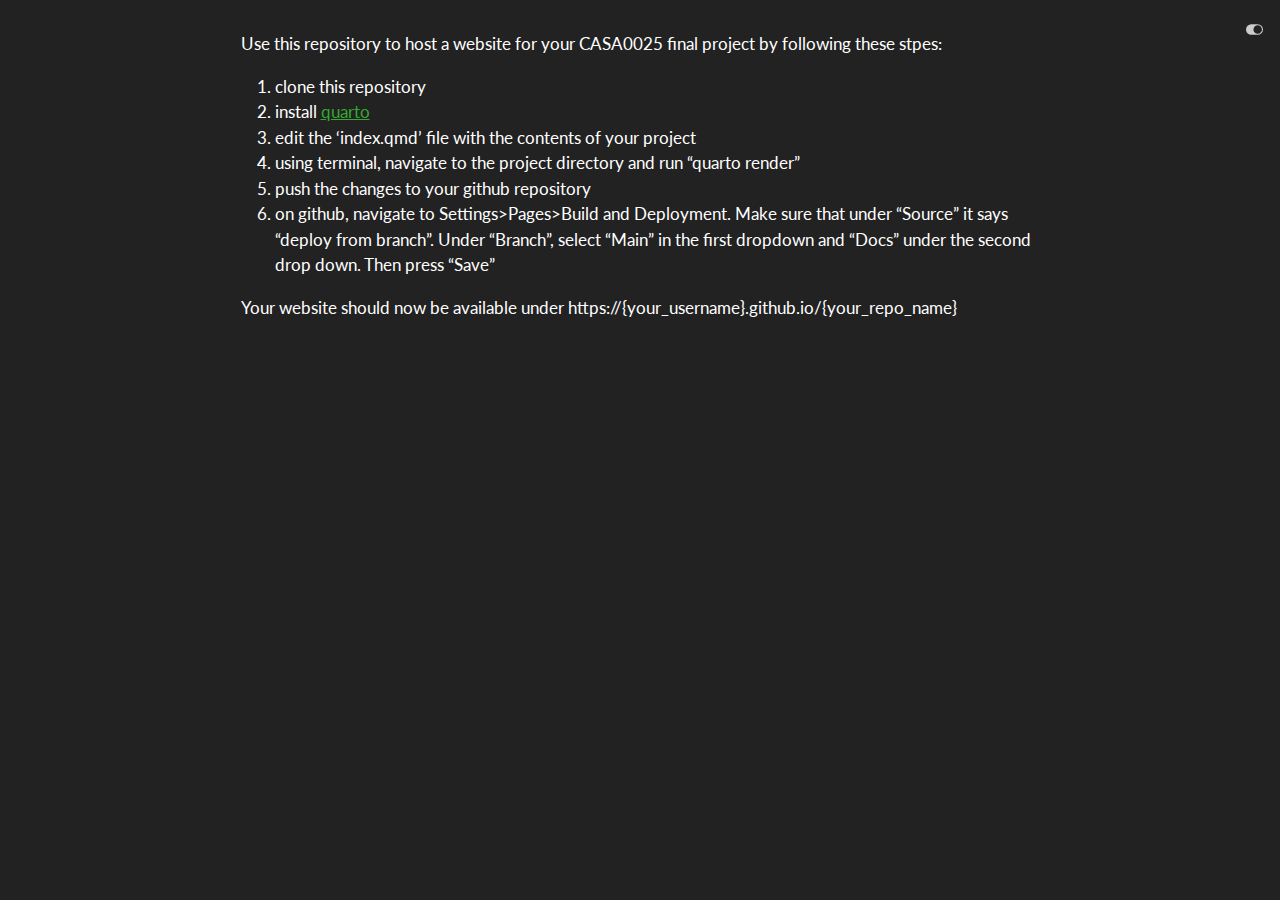
<file: docs/readme.html>
<!DOCTYPE html>
<html xmlns="http://www.w3.org/1999/xhtml" lang="en" xml:lang="en"><head>

<meta charset="utf-8">
<meta name="generator" content="quarto-1.4.549">

<meta name="viewport" content="width=device-width, initial-scale=1.0, user-scalable=yes">


<title>readme</title>
<style>
code{white-space: pre-wrap;}
span.smallcaps{font-variant: small-caps;}
div.columns{display: flex; gap: min(4vw, 1.5em);}
div.column{flex: auto; overflow-x: auto;}
div.hanging-indent{margin-left: 1.5em; text-indent: -1.5em;}
ul.task-list{list-style: none;}
ul.task-list li input[type="checkbox"] {
  width: 0.8em;
  margin: 0 0.8em 0.2em -1em; /* quarto-specific, see https://github.com/quarto-dev/quarto-cli/issues/4556 */ 
  vertical-align: middle;
}
</style>


<script src="site_libs/quarto-nav/quarto-nav.js"></script>
<script src="site_libs/clipboard/clipboard.min.js"></script>
<script src="site_libs/quarto-search/autocomplete.umd.js"></script>
<script src="site_libs/quarto-search/fuse.min.js"></script>
<script src="site_libs/quarto-search/quarto-search.js"></script>
<meta name="quarto:offset" content="./">
<script src="site_libs/quarto-html/quarto.js"></script>
<script src="site_libs/quarto-html/popper.min.js"></script>
<script src="site_libs/quarto-html/tippy.umd.min.js"></script>
<script src="site_libs/quarto-html/anchor.min.js"></script>
<link href="site_libs/quarto-html/tippy.css" rel="stylesheet">
<link href="site_libs/quarto-html/quarto-syntax-highlighting.css" rel="stylesheet" class="quarto-color-scheme" id="quarto-text-highlighting-styles">
<link href="site_libs/quarto-html/quarto-syntax-highlighting-dark.css" rel="stylesheet" class="quarto-color-scheme quarto-color-alternate" id="quarto-text-highlighting-styles">
<script src="site_libs/bootstrap/bootstrap.min.js"></script>
<link href="site_libs/bootstrap/bootstrap-icons.css" rel="stylesheet">
<link href="site_libs/bootstrap/bootstrap.min.css" rel="stylesheet" class="quarto-color-scheme" id="quarto-bootstrap" data-mode="light">
<link href="site_libs/bootstrap/bootstrap-dark.min.css" rel="stylesheet" class="quarto-color-scheme quarto-color-alternate" id="quarto-bootstrap" data-mode="dark">
<script id="quarto-search-options" type="application/json">{
  "location": "sidebar",
  "copy-button": false,
  "collapse-after": 3,
  "panel-placement": "start",
  "type": "textbox",
  "limit": 50,
  "keyboard-shortcut": [
    "f",
    "/",
    "s"
  ],
  "show-item-context": false,
  "language": {
    "search-no-results-text": "No results",
    "search-matching-documents-text": "matching documents",
    "search-copy-link-title": "Copy link to search",
    "search-hide-matches-text": "Hide additional matches",
    "search-more-match-text": "more match in this document",
    "search-more-matches-text": "more matches in this document",
    "search-clear-button-title": "Clear",
    "search-text-placeholder": "",
    "search-detached-cancel-button-title": "Cancel",
    "search-submit-button-title": "Submit",
    "search-label": "Search"
  }
}</script>


</head>

<body class="fullcontent">

<div id="quarto-search-results"></div>
<!-- content -->
<div id="quarto-content" class="quarto-container page-columns page-rows-contents page-layout-article">
<!-- sidebar -->
<!-- margin-sidebar -->
    
<!-- main -->
<main class="content" id="quarto-document-content">




<p>Use this repository to host a website for your CASA0025 final project by following these stpes:</p>
<ol type="1">
<li>clone this repository</li>
<li>install <a href="https://quarto.org/docs/download/">quarto</a></li>
<li>edit the ‘index.qmd’ file with the contents of your project</li>
<li>using terminal, navigate to the project directory and run “quarto render”</li>
<li>push the changes to your github repository</li>
<li>on github, navigate to Settings&gt;Pages&gt;Build and Deployment. Make sure that under “Source” it says “deploy from branch”. Under “Branch”, select “Main” in the first dropdown and “Docs” under the second drop down. Then press “Save”</li>
</ol>
<p>Your website should now be available under https://{your_username}.github.io/{your_repo_name}</p>



</main> <!-- /main -->
<script id="quarto-html-after-body" type="application/javascript">
window.document.addEventListener("DOMContentLoaded", function (event) {
  const toggleBodyColorMode = (bsSheetEl) => {
    const mode = bsSheetEl.getAttribute("data-mode");
    const bodyEl = window.document.querySelector("body");
    if (mode === "dark") {
      bodyEl.classList.add("quarto-dark");
      bodyEl.classList.remove("quarto-light");
    } else {
      bodyEl.classList.add("quarto-light");
      bodyEl.classList.remove("quarto-dark");
    }
  }
  const toggleBodyColorPrimary = () => {
    const bsSheetEl = window.document.querySelector("link#quarto-bootstrap");
    if (bsSheetEl) {
      toggleBodyColorMode(bsSheetEl);
    }
  }
  toggleBodyColorPrimary();  
  const disableStylesheet = (stylesheets) => {
    for (let i=0; i < stylesheets.length; i++) {
      const stylesheet = stylesheets[i];
      stylesheet.rel = 'prefetch';
    }
  }
  const enableStylesheet = (stylesheets) => {
    for (let i=0; i < stylesheets.length; i++) {
      const stylesheet = stylesheets[i];
      stylesheet.rel = 'stylesheet';
    }
  }
  const manageTransitions = (selector, allowTransitions) => {
    const els = window.document.querySelectorAll(selector);
    for (let i=0; i < els.length; i++) {
      const el = els[i];
      if (allowTransitions) {
        el.classList.remove('notransition');
      } else {
        el.classList.add('notransition');
      }
    }
  }
  const toggleGiscusIfUsed = (isAlternate, darkModeDefault) => {
    const baseTheme = document.querySelector('#giscus-base-theme')?.value ?? 'light';
    const alternateTheme = document.querySelector('#giscus-alt-theme')?.value ?? 'dark';
    let newTheme = '';
    if(darkModeDefault) {
      newTheme = isAlternate ? baseTheme : alternateTheme;
    } else {
      newTheme = isAlternate ? alternateTheme : baseTheme;
    }
    const changeGiscusTheme = () => {
      // From: https://github.com/giscus/giscus/issues/336
      const sendMessage = (message) => {
        const iframe = document.querySelector('iframe.giscus-frame');
        if (!iframe) return;
        iframe.contentWindow.postMessage({ giscus: message }, 'https://giscus.app');
      }
      sendMessage({
        setConfig: {
          theme: newTheme
        }
      });
    }
    const isGiscussLoaded = window.document.querySelector('iframe.giscus-frame') !== null;
    if (isGiscussLoaded) {
      changeGiscusTheme();
    }
  }
  const toggleColorMode = (alternate) => {
    // Switch the stylesheets
    const alternateStylesheets = window.document.querySelectorAll('link.quarto-color-scheme.quarto-color-alternate');
    manageTransitions('#quarto-margin-sidebar .nav-link', false);
    if (alternate) {
      enableStylesheet(alternateStylesheets);
      for (const sheetNode of alternateStylesheets) {
        if (sheetNode.id === "quarto-bootstrap") {
          toggleBodyColorMode(sheetNode);
        }
      }
    } else {
      disableStylesheet(alternateStylesheets);
      toggleBodyColorPrimary();
    }
    manageTransitions('#quarto-margin-sidebar .nav-link', true);
    // Switch the toggles
    const toggles = window.document.querySelectorAll('.quarto-color-scheme-toggle');
    for (let i=0; i < toggles.length; i++) {
      const toggle = toggles[i];
      if (toggle) {
        if (alternate) {
          toggle.classList.add("alternate");     
        } else {
          toggle.classList.remove("alternate");
        }
      }
    }
    // Hack to workaround the fact that safari doesn't
    // properly recolor the scrollbar when toggling (#1455)
    if (navigator.userAgent.indexOf('Safari') > 0 && navigator.userAgent.indexOf('Chrome') == -1) {
      manageTransitions("body", false);
      window.scrollTo(0, 1);
      setTimeout(() => {
        window.scrollTo(0, 0);
        manageTransitions("body", true);
      }, 40);  
    }
  }
  const isFileUrl = () => { 
    return window.location.protocol === 'file:';
  }
  const hasAlternateSentinel = () => {  
    let styleSentinel = getColorSchemeSentinel();
    if (styleSentinel !== null) {
      return styleSentinel === "alternate";
    } else {
      return false;
    }
  }
  const setStyleSentinel = (alternate) => {
    const value = alternate ? "alternate" : "default";
    if (!isFileUrl()) {
      window.localStorage.setItem("quarto-color-scheme", value);
    } else {
      localAlternateSentinel = value;
    }
  }
  const getColorSchemeSentinel = () => {
    if (!isFileUrl()) {
      const storageValue = window.localStorage.getItem("quarto-color-scheme");
      return storageValue != null ? storageValue : localAlternateSentinel;
    } else {
      return localAlternateSentinel;
    }
  }
  const darkModeDefault = true;
  let localAlternateSentinel = darkModeDefault ? 'alternate' : 'default';
  // Dark / light mode switch
  window.quartoToggleColorScheme = () => {
    // Read the current dark / light value 
    let toAlternate = !hasAlternateSentinel();
    toggleColorMode(toAlternate);
    setStyleSentinel(toAlternate);
    toggleGiscusIfUsed(toAlternate, darkModeDefault);
  };
  // Ensure there is a toggle, if there isn't float one in the top right
  if (window.document.querySelector('.quarto-color-scheme-toggle') === null) {
    const a = window.document.createElement('a');
    a.classList.add('top-right');
    a.classList.add('quarto-color-scheme-toggle');
    a.href = "";
    a.onclick = function() { try { window.quartoToggleColorScheme(); } catch {} return false; };
    const i = window.document.createElement("i");
    i.classList.add('bi');
    a.appendChild(i);
    window.document.body.appendChild(a);
  }
  // Switch to dark mode if need be
  if (hasAlternateSentinel()) {
    toggleColorMode(true);
  } else {
    toggleColorMode(false);
  }
  const icon = "";
  const anchorJS = new window.AnchorJS();
  anchorJS.options = {
    placement: 'right',
    icon: icon
  };
  anchorJS.add('.anchored');
  const isCodeAnnotation = (el) => {
    for (const clz of el.classList) {
      if (clz.startsWith('code-annotation-')) {                     
        return true;
      }
    }
    return false;
  }
  const clipboard = new window.ClipboardJS('.code-copy-button', {
    text: function(trigger) {
      const codeEl = trigger.previousElementSibling.cloneNode(true);
      for (const childEl of codeEl.children) {
        if (isCodeAnnotation(childEl)) {
          childEl.remove();
        }
      }
      return codeEl.innerText;
    }
  });
  clipboard.on('success', function(e) {
    // button target
    const button = e.trigger;
    // don't keep focus
    button.blur();
    // flash "checked"
    button.classList.add('code-copy-button-checked');
    var currentTitle = button.getAttribute("title");
    button.setAttribute("title", "Copied!");
    let tooltip;
    if (window.bootstrap) {
      button.setAttribute("data-bs-toggle", "tooltip");
      button.setAttribute("data-bs-placement", "left");
      button.setAttribute("data-bs-title", "Copied!");
      tooltip = new bootstrap.Tooltip(button, 
        { trigger: "manual", 
          customClass: "code-copy-button-tooltip",
          offset: [0, -8]});
      tooltip.show();    
    }
    setTimeout(function() {
      if (tooltip) {
        tooltip.hide();
        button.removeAttribute("data-bs-title");
        button.removeAttribute("data-bs-toggle");
        button.removeAttribute("data-bs-placement");
      }
      button.setAttribute("title", currentTitle);
      button.classList.remove('code-copy-button-checked');
    }, 1000);
    // clear code selection
    e.clearSelection();
  });
  function tippyHover(el, contentFn, onTriggerFn, onUntriggerFn) {
    const config = {
      allowHTML: true,
      maxWidth: 500,
      delay: 100,
      arrow: false,
      appendTo: function(el) {
          return el.parentElement;
      },
      interactive: true,
      interactiveBorder: 10,
      theme: 'quarto',
      placement: 'bottom-start',
    };
    if (contentFn) {
      config.content = contentFn;
    }
    if (onTriggerFn) {
      config.onTrigger = onTriggerFn;
    }
    if (onUntriggerFn) {
      config.onUntrigger = onUntriggerFn;
    }
    window.tippy(el, config); 
  }
  const noterefs = window.document.querySelectorAll('a[role="doc-noteref"]');
  for (var i=0; i<noterefs.length; i++) {
    const ref = noterefs[i];
    tippyHover(ref, function() {
      // use id or data attribute instead here
      let href = ref.getAttribute('data-footnote-href') || ref.getAttribute('href');
      try { href = new URL(href).hash; } catch {}
      const id = href.replace(/^#\/?/, "");
      const note = window.document.getElementById(id);
      return note.innerHTML;
    });
  }
  const xrefs = window.document.querySelectorAll('a.quarto-xref');
  const processXRef = (id, note) => {
    // Strip column container classes
    const stripColumnClz = (el) => {
      el.classList.remove("page-full", "page-columns");
      if (el.children) {
        for (const child of el.children) {
          stripColumnClz(child);
        }
      }
    }
    stripColumnClz(note)
    if (id === null || id.startsWith('sec-')) {
      // Special case sections, only their first couple elements
      const container = document.createElement("div");
      if (note.children && note.children.length > 2) {
        container.appendChild(note.children[0].cloneNode(true));
        for (let i = 1; i < note.children.length; i++) {
          const child = note.children[i];
          if (child.tagName === "P" && child.innerText === "") {
            continue;
          } else {
            container.appendChild(child.cloneNode(true));
            break;
          }
        }
        if (window.Quarto?.typesetMath) {
          window.Quarto.typesetMath(container);
        }
        return container.innerHTML
      } else {
        if (window.Quarto?.typesetMath) {
          window.Quarto.typesetMath(note);
        }
        return note.innerHTML;
      }
    } else {
      // Remove any anchor links if they are present
      const anchorLink = note.querySelector('a.anchorjs-link');
      if (anchorLink) {
        anchorLink.remove();
      }
      if (window.Quarto?.typesetMath) {
        window.Quarto.typesetMath(note);
      }
      // TODO in 1.5, we should make sure this works without a callout special case
      if (note.classList.contains("callout")) {
        return note.outerHTML;
      } else {
        return note.innerHTML;
      }
    }
  }
  for (var i=0; i<xrefs.length; i++) {
    const xref = xrefs[i];
    tippyHover(xref, undefined, function(instance) {
      instance.disable();
      let url = xref.getAttribute('href');
      let hash = undefined; 
      if (url.startsWith('#')) {
        hash = url;
      } else {
        try { hash = new URL(url).hash; } catch {}
      }
      if (hash) {
        const id = hash.replace(/^#\/?/, "");
        const note = window.document.getElementById(id);
        if (note !== null) {
          try {
            const html = processXRef(id, note.cloneNode(true));
            instance.setContent(html);
          } finally {
            instance.enable();
            instance.show();
          }
        } else {
          // See if we can fetch this
          fetch(url.split('#')[0])
          .then(res => res.text())
          .then(html => {
            const parser = new DOMParser();
            const htmlDoc = parser.parseFromString(html, "text/html");
            const note = htmlDoc.getElementById(id);
            if (note !== null) {
              const html = processXRef(id, note);
              instance.setContent(html);
            } 
          }).finally(() => {
            instance.enable();
            instance.show();
          });
        }
      } else {
        // See if we can fetch a full url (with no hash to target)
        // This is a special case and we should probably do some content thinning / targeting
        fetch(url)
        .then(res => res.text())
        .then(html => {
          const parser = new DOMParser();
          const htmlDoc = parser.parseFromString(html, "text/html");
          const note = htmlDoc.querySelector('main.content');
          if (note !== null) {
            // This should only happen for chapter cross references
            // (since there is no id in the URL)
            // remove the first header
            if (note.children.length > 0 && note.children[0].tagName === "HEADER") {
              note.children[0].remove();
            }
            const html = processXRef(null, note);
            instance.setContent(html);
          } 
        }).finally(() => {
          instance.enable();
          instance.show();
        });
      }
    }, function(instance) {
    });
  }
      let selectedAnnoteEl;
      const selectorForAnnotation = ( cell, annotation) => {
        let cellAttr = 'data-code-cell="' + cell + '"';
        let lineAttr = 'data-code-annotation="' +  annotation + '"';
        const selector = 'span[' + cellAttr + '][' + lineAttr + ']';
        return selector;
      }
      const selectCodeLines = (annoteEl) => {
        const doc = window.document;
        const targetCell = annoteEl.getAttribute("data-target-cell");
        const targetAnnotation = annoteEl.getAttribute("data-target-annotation");
        const annoteSpan = window.document.querySelector(selectorForAnnotation(targetCell, targetAnnotation));
        const lines = annoteSpan.getAttribute("data-code-lines").split(",");
        const lineIds = lines.map((line) => {
          return targetCell + "-" + line;
        })
        let top = null;
        let height = null;
        let parent = null;
        if (lineIds.length > 0) {
            //compute the position of the single el (top and bottom and make a div)
            const el = window.document.getElementById(lineIds[0]);
            top = el.offsetTop;
            height = el.offsetHeight;
            parent = el.parentElement.parentElement;
          if (lineIds.length > 1) {
            const lastEl = window.document.getElementById(lineIds[lineIds.length - 1]);
            const bottom = lastEl.offsetTop + lastEl.offsetHeight;
            height = bottom - top;
          }
          if (top !== null && height !== null && parent !== null) {
            // cook up a div (if necessary) and position it 
            let div = window.document.getElementById("code-annotation-line-highlight");
            if (div === null) {
              div = window.document.createElement("div");
              div.setAttribute("id", "code-annotation-line-highlight");
              div.style.position = 'absolute';
              parent.appendChild(div);
            }
            div.style.top = top - 2 + "px";
            div.style.height = height + 4 + "px";
            div.style.left = 0;
            let gutterDiv = window.document.getElementById("code-annotation-line-highlight-gutter");
            if (gutterDiv === null) {
              gutterDiv = window.document.createElement("div");
              gutterDiv.setAttribute("id", "code-annotation-line-highlight-gutter");
              gutterDiv.style.position = 'absolute';
              const codeCell = window.document.getElementById(targetCell);
              const gutter = codeCell.querySelector('.code-annotation-gutter');
              gutter.appendChild(gutterDiv);
            }
            gutterDiv.style.top = top - 2 + "px";
            gutterDiv.style.height = height + 4 + "px";
          }
          selectedAnnoteEl = annoteEl;
        }
      };
      const unselectCodeLines = () => {
        const elementsIds = ["code-annotation-line-highlight", "code-annotation-line-highlight-gutter"];
        elementsIds.forEach((elId) => {
          const div = window.document.getElementById(elId);
          if (div) {
            div.remove();
          }
        });
        selectedAnnoteEl = undefined;
      };
        // Handle positioning of the toggle
    window.addEventListener(
      "resize",
      throttle(() => {
        elRect = undefined;
        if (selectedAnnoteEl) {
          selectCodeLines(selectedAnnoteEl);
        }
      }, 10)
    );
    function throttle(fn, ms) {
    let throttle = false;
    let timer;
      return (...args) => {
        if(!throttle) { // first call gets through
            fn.apply(this, args);
            throttle = true;
        } else { // all the others get throttled
            if(timer) clearTimeout(timer); // cancel #2
            timer = setTimeout(() => {
              fn.apply(this, args);
              timer = throttle = false;
            }, ms);
        }
      };
    }
      // Attach click handler to the DT
      const annoteDls = window.document.querySelectorAll('dt[data-target-cell]');
      for (const annoteDlNode of annoteDls) {
        annoteDlNode.addEventListener('click', (event) => {
          const clickedEl = event.target;
          if (clickedEl !== selectedAnnoteEl) {
            unselectCodeLines();
            const activeEl = window.document.querySelector('dt[data-target-cell].code-annotation-active');
            if (activeEl) {
              activeEl.classList.remove('code-annotation-active');
            }
            selectCodeLines(clickedEl);
            clickedEl.classList.add('code-annotation-active');
          } else {
            // Unselect the line
            unselectCodeLines();
            clickedEl.classList.remove('code-annotation-active');
          }
        });
      }
  const findCites = (el) => {
    const parentEl = el.parentElement;
    if (parentEl) {
      const cites = parentEl.dataset.cites;
      if (cites) {
        return {
          el,
          cites: cites.split(' ')
        };
      } else {
        return findCites(el.parentElement)
      }
    } else {
      return undefined;
    }
  };
  var bibliorefs = window.document.querySelectorAll('a[role="doc-biblioref"]');
  for (var i=0; i<bibliorefs.length; i++) {
    const ref = bibliorefs[i];
    const citeInfo = findCites(ref);
    if (citeInfo) {
      tippyHover(citeInfo.el, function() {
        var popup = window.document.createElement('div');
        citeInfo.cites.forEach(function(cite) {
          var citeDiv = window.document.createElement('div');
          citeDiv.classList.add('hanging-indent');
          citeDiv.classList.add('csl-entry');
          var biblioDiv = window.document.getElementById('ref-' + cite);
          if (biblioDiv) {
            citeDiv.innerHTML = biblioDiv.innerHTML;
          }
          popup.appendChild(citeDiv);
        });
        return popup.innerHTML;
      });
    }
  }
});
</script>
</div> <!-- /content -->




</body></html>
</file>
<file: docs/site_libs/quarto-html/tippy.css>
.tippy-box[data-animation=fade][data-state=hidden]{opacity:0}[data-tippy-root]{max-width:calc(100vw - 10px)}.tippy-box{position:relative;background-color:#333;color:#fff;border-radius:4px;font-size:14px;line-height:1.4;white-space:normal;outline:0;transition-property:transform,visibility,opacity}.tippy-box[data-placement^=top]>.tippy-arrow{bottom:0}.tippy-box[data-placement^=top]>.tippy-arrow:before{bottom:-7px;left:0;border-width:8px 8px 0;border-top-color:initial;transform-origin:center top}.tippy-box[data-placement^=bottom]>.tippy-arrow{top:0}.tippy-box[data-placement^=bottom]>.tippy-arrow:before{top:-7px;left:0;border-width:0 8px 8px;border-bottom-color:initial;transform-origin:center bottom}.tippy-box[data-placement^=left]>.tippy-arrow{right:0}.tippy-box[data-placement^=left]>.tippy-arrow:before{border-width:8px 0 8px 8px;border-left-color:initial;right:-7px;transform-origin:center left}.tippy-box[data-placement^=right]>.tippy-arrow{left:0}.tippy-box[data-placement^=right]>.tippy-arrow:before{left:-7px;border-width:8px 8px 8px 0;border-right-color:initial;transform-origin:center right}.tippy-box[data-inertia][data-state=visible]{transition-timing-function:cubic-bezier(.54,1.5,.38,1.11)}.tippy-arrow{width:16px;height:16px;color:#333}.tippy-arrow:before{content:"";position:absolute;border-color:transparent;border-style:solid}.tippy-content{position:relative;padding:5px 9px;z-index:1}
</file>
<file: docs/site_libs/quarto-html/quarto-syntax-highlighting.css>
/* quarto syntax highlight colors */
:root {
  --quarto-hl-al-color: #ff5555;
  --quarto-hl-an-color: #75715e;
  --quarto-hl-at-color: #f92672;
  --quarto-hl-bn-color: #ae81ff;
  --quarto-hl-bu-color: #66D9EF;
  --quarto-hl-ch-color: #e6db74;
  --quarto-hl-co-color: #75715e;
  --quarto-hl-cv-color: #75715e;
  --quarto-hl-cn-color: #ae81ff;
  --quarto-hl-cf-color: #f92672;
  --quarto-hl-dt-color: #66d9ef;
  --quarto-hl-dv-color: #ae81ff;
  --quarto-hl-do-color: #75715e;
  --quarto-hl-er-color: #ff5555;
  --quarto-hl-ex-color: #a6e22e;
  --quarto-hl-fl-color: #ae81ff;
  --quarto-hl-fu-color: #a6e22e;
  --quarto-hl-im-color: #f92672;
  --quarto-hl-in-color: #f1fa8c;
  --quarto-hl-kw-color: #f92672;
  --quarto-hl-op-color: #f8f8f2;
  --quarto-hl-pp-color: #f92672;
  --quarto-hl-re-color: #75715e;
  --quarto-hl-sc-color: #ae81ff;
  --quarto-hl-ss-color: #e6db74;
  --quarto-hl-st-color: #e6db74;
  --quarto-hl-va-color: #f8f8f2;
  --quarto-hl-vs-color: #e6db74;
  --quarto-hl-wa-color: #ff5555;
}

/* other quarto variables */
:root {
  --quarto-font-monospace: SFMono-Regular, Menlo, Monaco, Consolas, "Liberation Mono", "Courier New", monospace;
}

code span.al {
  font-weight: bold;
  color: #ff5555;
}

code span.an {
  color: #75715e;
}

code span.at {
  color: #f92672;
}

code span.bn {
  color: #ae81ff;
}

code span.bu {
  color: #66D9EF;
}

code span.ch {
  color: #e6db74;
}

code span.co {
  color: #75715e;
}

code span.cv {
  color: #75715e;
}

code span.cn {
  color: #ae81ff;
}

code span.cf {
  color: #f92672;
}

code span.dt {
  font-style: italic;
  color: #66d9ef;
}

code span.dv {
  color: #ae81ff;
}

code span.do {
  color: #75715e;
}

code span.er {
  color: #ff5555;
  text-decoration: underline;
}

code span.ex {
  font-weight: bold;
  color: #a6e22e;
}

code span.fl {
  color: #ae81ff;
}

code span.fu {
  color: #a6e22e;
}

code span.im {
  color: #f92672;
}

code span.in {
  color: #f1fa8c;
}

code span.kw {
  color: #f92672;
}

pre > code.sourceCode > span {
  color: #f8f8f2;
}

code span {
  color: #f8f8f2;
}

code.sourceCode > span {
  color: #f8f8f2;
}

div.sourceCode,
div.sourceCode pre.sourceCode {
  color: #f8f8f2;
}

code span.op {
  color: #f8f8f2;
}

code span.pp {
  color: #f92672;
}

code span.re {
  color: #75715e;
}

code span.sc {
  color: #ae81ff;
}

code span.ss {
  color: #e6db74;
}

code span.st {
  color: #e6db74;
}

code span.va {
  color: #f8f8f2;
}

code span.vs {
  color: #e6db74;
}

code span.wa {
  color: #ff5555;
}

.prevent-inlining {
  content: "</";
}

/*# sourceMappingURL=debc5d5d77c3f9108843748ff7464032.css.map */
</file>
<file: docs/site_libs/quarto-html/quarto-syntax-highlighting-dark.css>
/* quarto syntax highlight colors */
:root {
  --quarto-hl-al-color: #ff5555;
  --quarto-hl-an-color: #75715e;
  --quarto-hl-at-color: #f92672;
  --quarto-hl-bn-color: #ae81ff;
  --quarto-hl-bu-color: #66D9EF;
  --quarto-hl-ch-color: #e6db74;
  --quarto-hl-co-color: #75715e;
  --quarto-hl-cv-color: #75715e;
  --quarto-hl-cn-color: #ae81ff;
  --quarto-hl-cf-color: #f92672;
  --quarto-hl-dt-color: #66d9ef;
  --quarto-hl-dv-color: #ae81ff;
  --quarto-hl-do-color: #75715e;
  --quarto-hl-er-color: #ff5555;
  --quarto-hl-ex-color: #a6e22e;
  --quarto-hl-fl-color: #ae81ff;
  --quarto-hl-fu-color: #a6e22e;
  --quarto-hl-im-color: #f92672;
  --quarto-hl-in-color: #f1fa8c;
  --quarto-hl-kw-color: #f92672;
  --quarto-hl-op-color: #f8f8f2;
  --quarto-hl-pp-color: #f92672;
  --quarto-hl-re-color: #75715e;
  --quarto-hl-sc-color: #ae81ff;
  --quarto-hl-ss-color: #e6db74;
  --quarto-hl-st-color: #e6db74;
  --quarto-hl-va-color: #f8f8f2;
  --quarto-hl-vs-color: #e6db74;
  --quarto-hl-wa-color: #ff5555;
}

/* other quarto variables */
:root {
  --quarto-font-monospace: SFMono-Regular, Menlo, Monaco, Consolas, "Liberation Mono", "Courier New", monospace;
}

code span.al {
  font-weight: bold;
  color: #ff5555;
}

code span.an {
  color: #75715e;
}

code span.at {
  color: #f92672;
}

code span.bn {
  color: #ae81ff;
}

code span.bu {
  color: #66D9EF;
}

code span.ch {
  color: #e6db74;
}

code span.co {
  color: #75715e;
}

code span.cv {
  color: #75715e;
}

code span.cn {
  color: #ae81ff;
}

code span.cf {
  color: #f92672;
}

code span.dt {
  font-style: italic;
  color: #66d9ef;
}

code span.dv {
  color: #ae81ff;
}

code span.do {
  color: #75715e;
}

code span.er {
  color: #ff5555;
  text-decoration: underline;
}

code span.ex {
  font-weight: bold;
  color: #a6e22e;
}

code span.fl {
  color: #ae81ff;
}

code span.fu {
  color: #a6e22e;
}

code span.im {
  color: #f92672;
}

code span.in {
  color: #f1fa8c;
}

code span.kw {
  color: #f92672;
}

pre > code.sourceCode > span {
  color: #f8f8f2;
}

code span {
  color: #f8f8f2;
}

code.sourceCode > span {
  color: #f8f8f2;
}

div.sourceCode,
div.sourceCode pre.sourceCode {
  color: #f8f8f2;
}

code span.op {
  color: #f8f8f2;
}

code span.pp {
  color: #f92672;
}

code span.re {
  color: #75715e;
}

code span.sc {
  color: #ae81ff;
}

code span.ss {
  color: #e6db74;
}

code span.st {
  color: #e6db74;
}

code span.va {
  color: #f8f8f2;
}

code span.vs {
  color: #e6db74;
}

code span.wa {
  color: #ff5555;
}

.prevent-inlining {
  content: "</";
}

/*# sourceMappingURL=935a306eefa94366c21e1a970dddb765.css.map */
</file>
